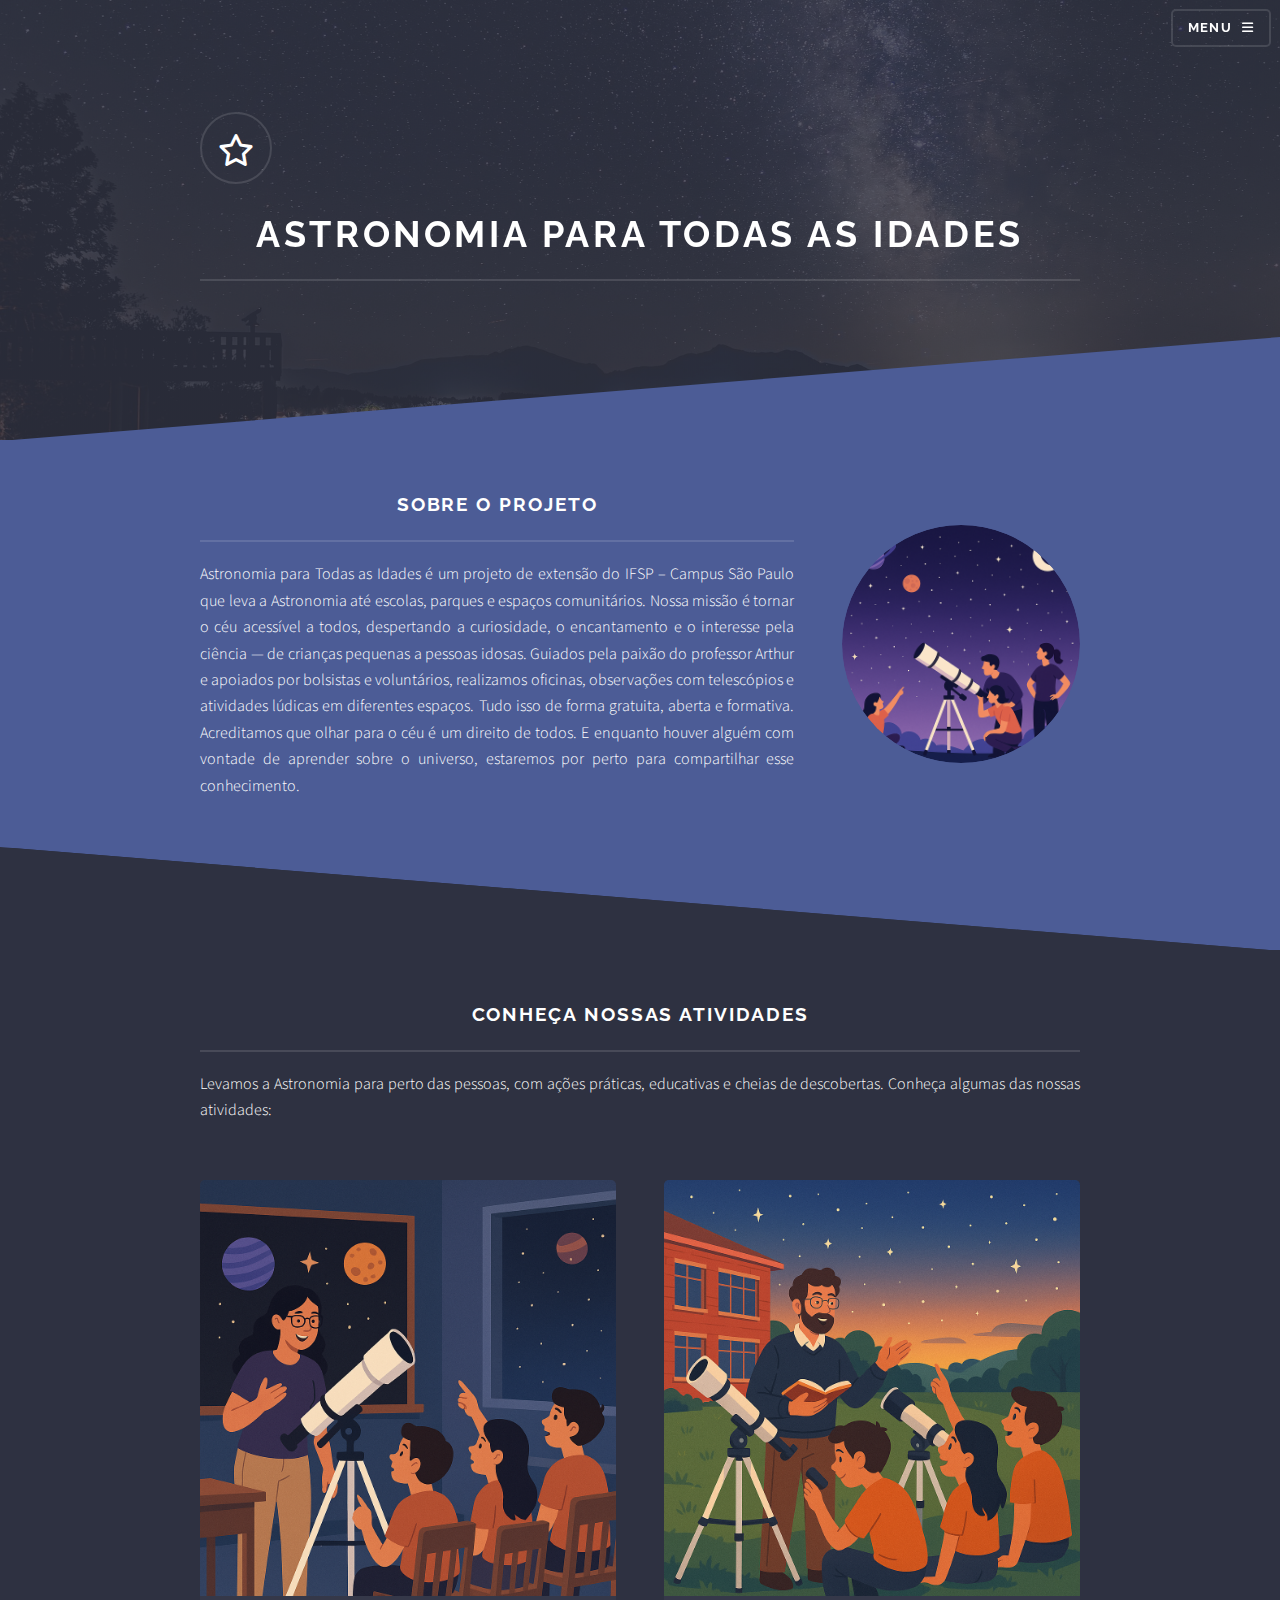
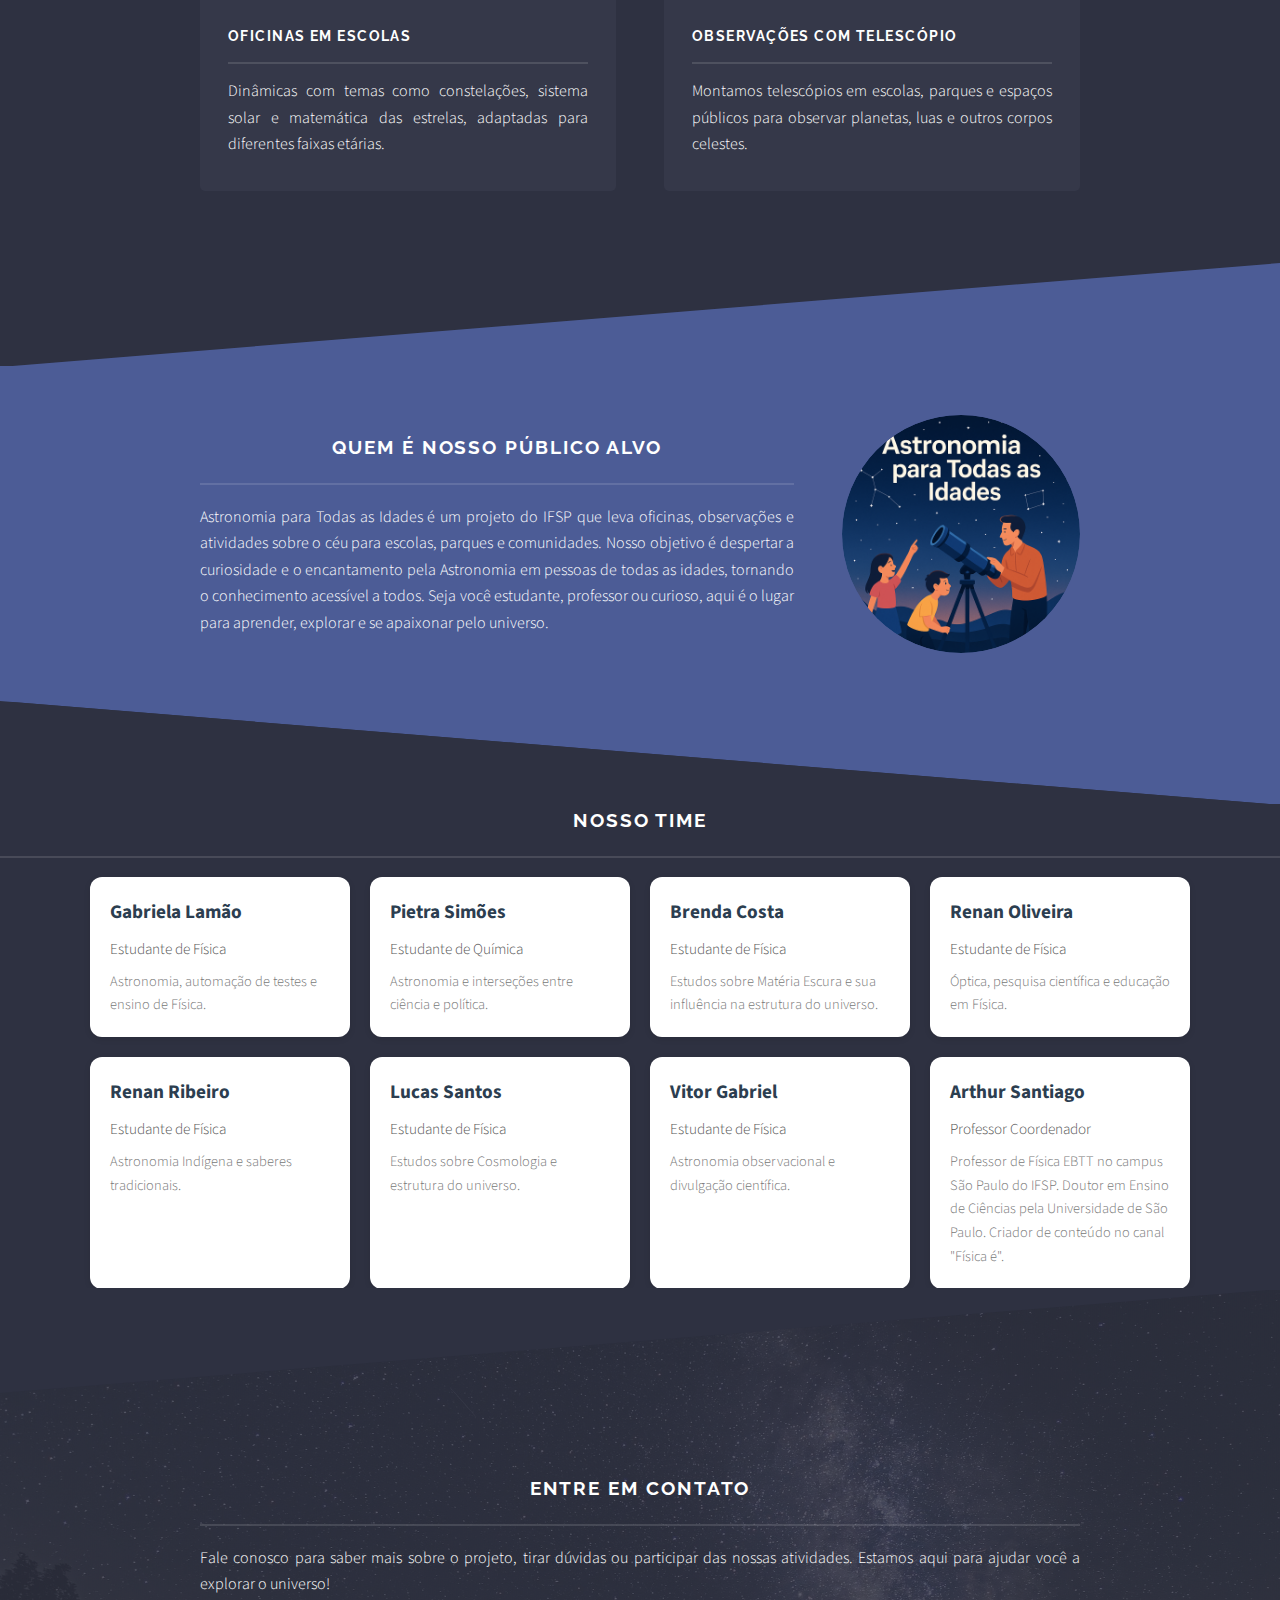
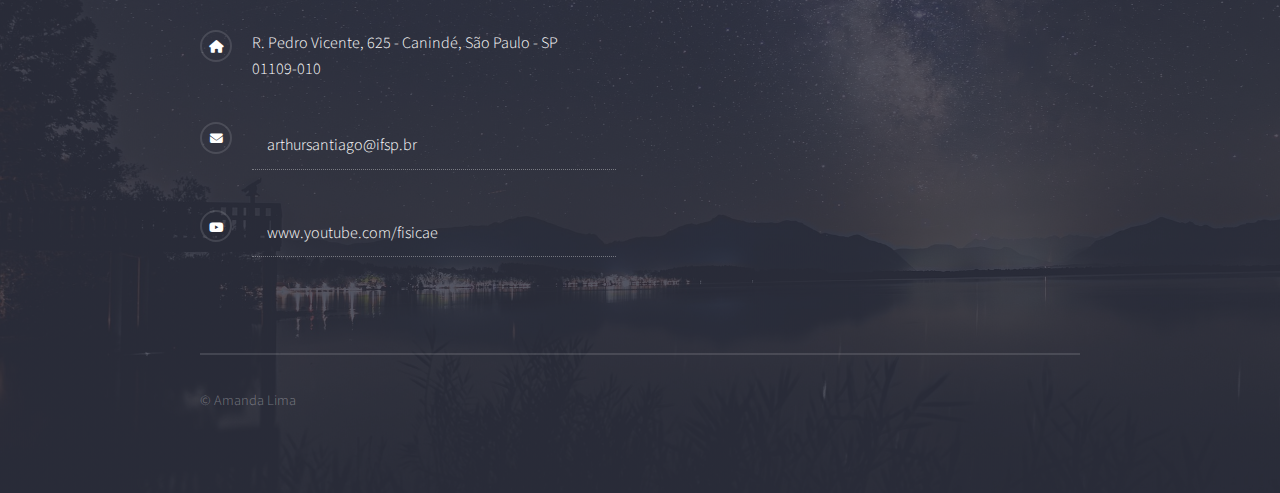
<file: index.html>
<!DOCTYPE HTML>
<html lang="pt-br">
<head>
  <title>Projeto Astronomia para todas as idades</title>
  <meta charset="utf-8" />
  <meta name="viewport" content="width=device-width, initial-scale=1, user-scalable=no" />
  <link rel="stylesheet" href="assets/css/main.css" />
  <link rel="stylesheet" href="https://cdnjs.cloudflare.com/ajax/libs/font-awesome/6.4.0/css/all.min.css" />
  <noscript><link rel="stylesheet" href="assets/css/noscript.css" /></noscript>
</head>

<body class="is-preload">

  <!-- Page Wrapper -->
  <div id="page-wrapper">

    <!-- Header -->
    <header id="header" class="alt">
      <h1><a href="index.html">Astronomia para todas as idades</a></h1>
      <nav>
        <a href="#menu">Menu</a>
      </nav>
    </header>

    <!-- Menu -->
    <nav id="menu">
      <div class="inner">
        <h2>Menu</h2>
        <ul class="links">
          <li><a href="index.html">Home</a></li>
          <li><a href="#wrapper">Sobre o Projeto</a></li>
          <li><a href="#four">Atividades</a></li>
          <li><a href="#public">Público Alvo</a></li>
          <li><a href="#time">Nosso Time</a></li>
          <li>
              <a href="#time">Conheça nosso conteúdo</a>
              <ul id="sub">
                <li><a href="./historia.html">A história da Astronomia</a></li>
                <li><a href="./indigena.html">Astronomia Indígena</a></li>
              </ul>
            </li>
            <li><a href="#footer">Contatos</a></li>
        </ul>
        <a href="#" class="close">Close</a>
      </div>
    </nav>

    <!-- Banner -->
    <section id="banner">
      <div class="inner">
        <div class="logo">
          <span class="icon fas fa-star"></span>
        </div>
        <h2>Astronomia para todas as idades</h2>
      </div>
    </section>

    <!-- Wrapper -->
    <section id="wrapper">

      <section id="one" class="wrapper spotlight style1">
        <div class="inner">
          <a href="#" class="image"><img src="images/pic01.png" alt="" /></a>
          <div class="content">
            <h2 class="major">Sobre o projeto</h2>
            <p>
              Astronomia para Todas as Idades é um projeto de extensão do IFSP – Campus São Paulo que leva a Astronomia até escolas, parques e espaços comunitários.
              Nossa missão é tornar o céu acessível a todos, despertando a curiosidade, o encantamento e o interesse pela ciência — de crianças pequenas a pessoas idosas.
              Guiados pela paixão do professor Arthur e apoiados por bolsistas e voluntários, realizamos oficinas, observações com telescópios e atividades lúdicas em diferentes espaços. Tudo isso de forma gratuita, aberta e formativa.
              Acreditamos que olhar para o céu é um direito de todos. E enquanto houver alguém com vontade de aprender sobre o universo, estaremos por perto para compartilhar esse conhecimento.
            </p>
          </div>
        </div>
      </section>

    
      <section id="four" class="wrapper alt style1">
        <div class="inner">
          <h2 class="major">Conheça nossas atividades</h2>
          <p>
            Levamos a Astronomia para perto das pessoas, com ações práticas, educativas e cheias de descobertas. Conheça algumas das nossas atividades:
          </p>
          <section class="features">
            <article>
              <a href="#" class="image"><img src="images/pic02.jpg" alt="" /></a>
              <h3 class="major">Oficinas em escolas</h3>
              <p>Dinâmicas com temas como constelações, sistema solar e matemática das estrelas, adaptadas para diferentes faixas etárias.</p>
            </article>
            <article>
              <a href="#" class="image"><img src="images/pic03.jpg" alt="" /></a>
              <h3 class="major">Observações com telescópio</h3>
              <p>Montamos telescópios em escolas, parques e espaços públicos para observar planetas, luas e outros corpos celestes.</p>
            </article>
          </section>
        </div>
      </section>

      <section id="public" class="wrapper spotlight style1">
        <div class="inner">
          <a href="#" class="image"><img src="images/pic01.jpg" alt="" /></a>
          <div class="content">
            <h2 class="major">Quem é nosso público Alvo</h2>
            <p>
              Astronomia para Todas as Idades é um projeto do IFSP que leva oficinas, observações e atividades sobre o céu para escolas, parques e comunidades. Nosso objetivo é despertar a curiosidade e o encantamento pela Astronomia em pessoas de todas as idades, tornando o conhecimento acessível a todos.
              Seja você estudante, professor ou curioso, aqui é o lugar para aprender, explorar e se apaixonar pelo universo.
            </p>
          </div>
        </div>
      </section>

      <!--Time-->
       <section id="time" class="wrapper alt style1">
              <h2 class="major">Nosso time</h2>
              <div class="grid">

                <div class="card">
                  <div class="nome">Gabriela Lamão</div>
                  <div class="funcao">Estudante de Física</div>
                  <div class="interesses">Astronomia, automação de testes e ensino de Física.</div>
                </div>

                <div class="card">
                  <div class="nome">Pietra Simões</div>
                  <div class="funcao">Estudante de Química</div>
                  <div class="interesses">Astronomia e interseções entre ciência e política.</div>
                </div>

                <div class="card">
                  <div class="nome">Brenda Costa</div>
                  <div class="funcao">Estudante de Física</div>
                  <div class="interesses">Estudos sobre Matéria Escura e sua influência na estrutura do universo.</div>
                </div>

                <div class="card">  
                  <div class="nome">Renan Oliveira</div>
                  <div class="funcao">Estudante de Física</div>
                  <div class="interesses">Óptica, pesquisa científica e educação em Física.</div>
                </div>

                <div class="card">
                  <div class="nome">Renan Ribeiro</div>
                  <div class="funcao">Estudante de Física</div>
                  <div class="interesses">Astronomia Indígena e saberes tradicionais.</div>
                </div>

                <div class="card">
                  <div class="nome">Lucas Santos</div>
                  <div class="funcao">Estudante de Física</div>
                  <div class="interesses">Estudos sobre Cosmologia e estrutura do universo.</div>
                </div>

                <div class="card">
                  <div class="nome">Vitor Gabriel</div>
                  <div class="funcao">Estudante de Física</div>
                  <div class="interesses">Astronomia observacional e divulgação científica.</div>
                </div>

                <div class="card">
                  <div class="nome">Arthur Santiago</div>
                  <div class="funcao">Professor Coordenador</div>
                  <div class="interesses">Professor de Física EBTT no campus São Paulo do IFSP. Doutor em Ensino de Ciências pela Universidade de São Paulo. Criador de conteúdo no canal "Física é".</div>
                </div>

              </div>
       </section>



    <!-- Footer -->
    <section id="footer">
      <div class="inner">
        <h2 class="major">Entre em contato</h2>
        <p>Fale conosco para saber mais sobre o projeto, tirar dúvidas ou participar das nossas atividades. Estamos aqui para ajudar você a explorar o universo!</p>
        <ul class="contact">
          <li class="icon solid fa-home">
            R. Pedro Vicente, 625 - Canindé, São Paulo - SP <br />01109-010
          </li>
          <li class="icon solid fa-envelope"><a href="#">arthursantiago@ifsp.br</a></li>
          <li class="icon brands fa-youtube"><a href="#">www.youtube.com/fisicae</a></li>
        </ul>
        <ul class="copyright">
          <li>&copy; Amanda Lima</li>
        </ul>
      </div>
    </section>

  </div>

  <!-- Scripts -->
  <script src="assets/js/jquery.min.js"></script>
  <script src="assets/js/jquery.scrollex.min.js"></script>
  <script src="assets/js/browser.min.js"></script>
  <script src="assets/js/breakpoints.min.js"></script>
  <script src="assets/js/util.js"></script>
  <script src="assets/js/main.js"></script>

</body>
</html>
</file>
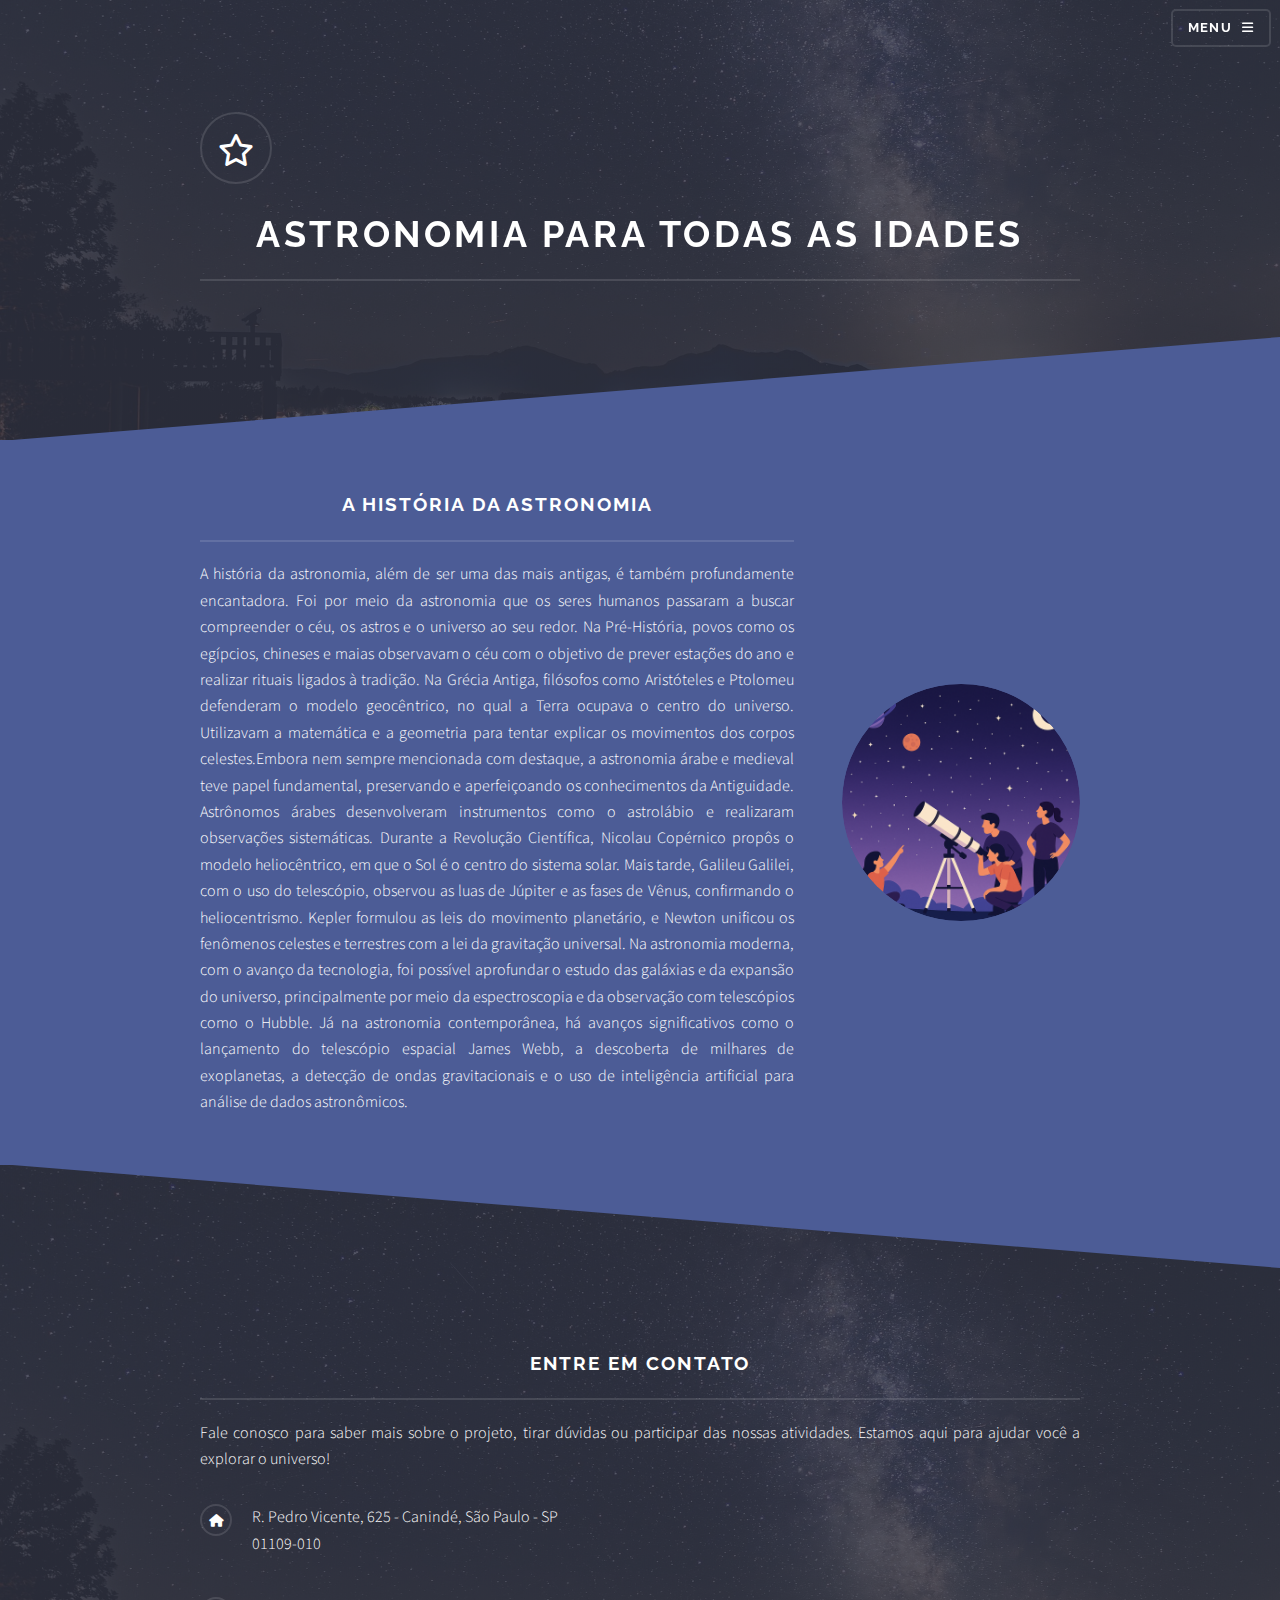
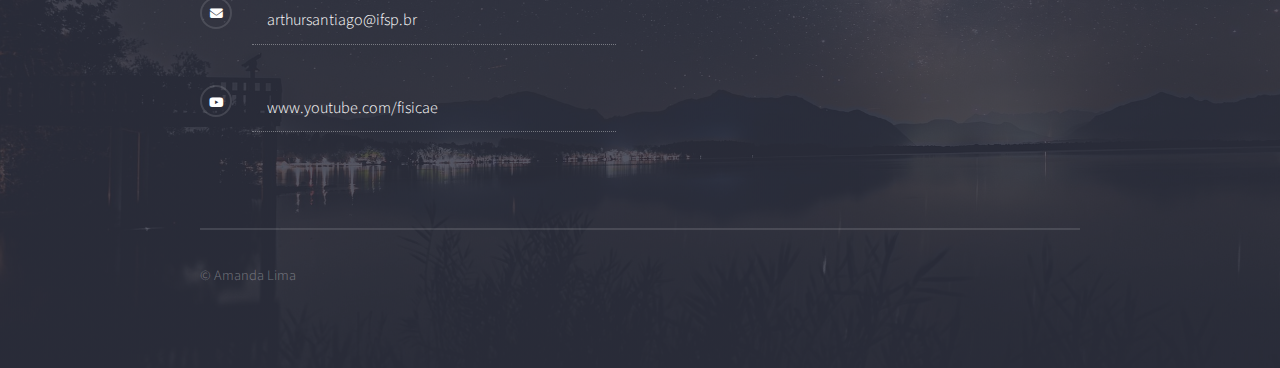
<file: historia.html>
<!DOCTYPE HTML>
<html lang="pt-br">
<head>
  <title>Projeto Astronomia para todas as idades</title>
  <meta charset="utf-8" />
  <meta name="viewport" content="width=device-width, initial-scale=1, user-scalable=no" />
  <link rel="stylesheet" href="assets/css/main.css" />
  <link rel="stylesheet" href="https://cdnjs.cloudflare.com/ajax/libs/font-awesome/6.4.0/css/all.min.css" />
  <noscript><link rel="stylesheet" href="assets/css/noscript.css" /></noscript>
</head>

<body class="is-preload">

  <!-- Page Wrapper -->
  <div id="page-wrapper">

    <!-- Header -->
    <header id="header" class="alt">
      <h1><a href="index.html">Astronomia para todas as idades</a></h1>
      <nav>
        <a href="#menu">Menu</a>
      </nav>
    </header>

    <!-- Menu -->
    <nav id="menu">
      <div class="inner">
        <h2>Menu</h2>
        <ul class="links">
          <li><a href="index.html">Home</a></li>
          <li><a href="#wrapper">Sobre o Projeto</a></li>
          <li><a href="#four">Atividades</a></li>
          <li><a href="#public">Público Alvo</a></li>
          <li><a href="#time">Nosso Time</a></li>
          <li>
              <a href="#time">Conheça nosso conteúdo</a>
              <ul>
                <li><a href="#fisica">A história da Astronomia</a></li>
              </ul>
            </li>
            <li><a href="#footer">Contato</a></li>
        </ul>
        <a href="#" class="close">Close</a>
      </div>
    </nav>

    <!-- Banner -->
    <section id="banner">
      <div class="inner">
        <div class="logo">
          <span class="icon fas fa-star"></span>
        </div>
        <h2>Astronomia para todas as idades</h2>
      </div>
    </section>

    <!-- Wrapper -->
    <section id="wrapper">

      <section id="one" class="wrapper spotlight style1">
        <div class="inner">
          <a href="#" class="image"><img src="images/pic01.png" alt="" /></a>
          <div class="content">
            <h2 class="major">A história da Astronomia</h2>
            <p>
            A história da astronomia, além de ser uma das mais antigas, é também profundamente encantadora. Foi por meio da astronomia que os seres humanos passaram a buscar compreender o céu, os astros e o universo ao seu redor.
            Na Pré-História, povos como os egípcios, chineses e maias observavam o céu com o objetivo de prever estações do ano e realizar rituais ligados à tradição.
            Na Grécia Antiga, filósofos como Aristóteles e Ptolomeu defenderam o modelo geocêntrico, no qual a Terra ocupava o centro do universo. Utilizavam a matemática e a geometria para tentar explicar os movimentos dos corpos celestes.Embora nem sempre mencionada com destaque, a astronomia árabe e medieval teve papel fundamental, preservando e aperfeiçoando os conhecimentos da Antiguidade. Astrônomos árabes desenvolveram instrumentos como o astrolábio e realizaram observações sistemáticas.
            Durante a Revolução Científica, Nicolau Copérnico propôs o modelo heliocêntrico, em que o Sol é o centro do sistema solar. Mais tarde, Galileu Galilei, com o uso do telescópio, observou as luas de Júpiter e as fases de Vênus, confirmando o heliocentrismo. Kepler formulou as leis do movimento planetário, e  Newton unificou os fenômenos celestes e terrestres com a lei da gravitação universal.
            Na astronomia moderna, com o avanço da tecnologia, foi possível aprofundar o estudo das galáxias e da expansão do universo, principalmente por meio da espectroscopia e da observação com telescópios como o Hubble.
            Já na astronomia contemporânea, há avanços significativos como o lançamento do telescópio espacial James Webb, a descoberta de milhares de exoplanetas, a detecção de ondas gravitacionais e o uso de inteligência artificial para análise de dados astronômicos.
            </p>
          </div>
        </div>
      </section>

    
    <!-- Footer -->
    <section id="footer">
      <div class="inner">
        <h2 class="major">Entre em contato</h2>
        <p>Fale conosco para saber mais sobre o projeto, tirar dúvidas ou participar das nossas atividades. Estamos aqui para ajudar você a explorar o universo!</p>
        <ul class="contact">
          <li class="icon solid fa-home">
            R. Pedro Vicente, 625 - Canindé, São Paulo - SP <br />01109-010
          </li>
          <li class="icon solid fa-envelope"><a href="#">arthursantiago@ifsp.br</a></li>
          <li class="icon brands fa-youtube"><a href="#">www.youtube.com/fisicae</a></li>
        </ul>
        <ul class="copyright">
          <li>&copy; Amanda Lima</li>
        </ul>
      </div>
    </section>

  </div>

  <!-- Scripts -->
  <script src="assets/js/jquery.min.js"></script>
  <script src="assets/js/jquery.scrollex.min.js"></script>
  <script src="assets/js/browser.min.js"></script>
  <script src="assets/js/breakpoints.min.js"></script>
  <script src="assets/js/util.js"></script>
  <script src="assets/js/main.js"></script>

</body>
</html>
</file>
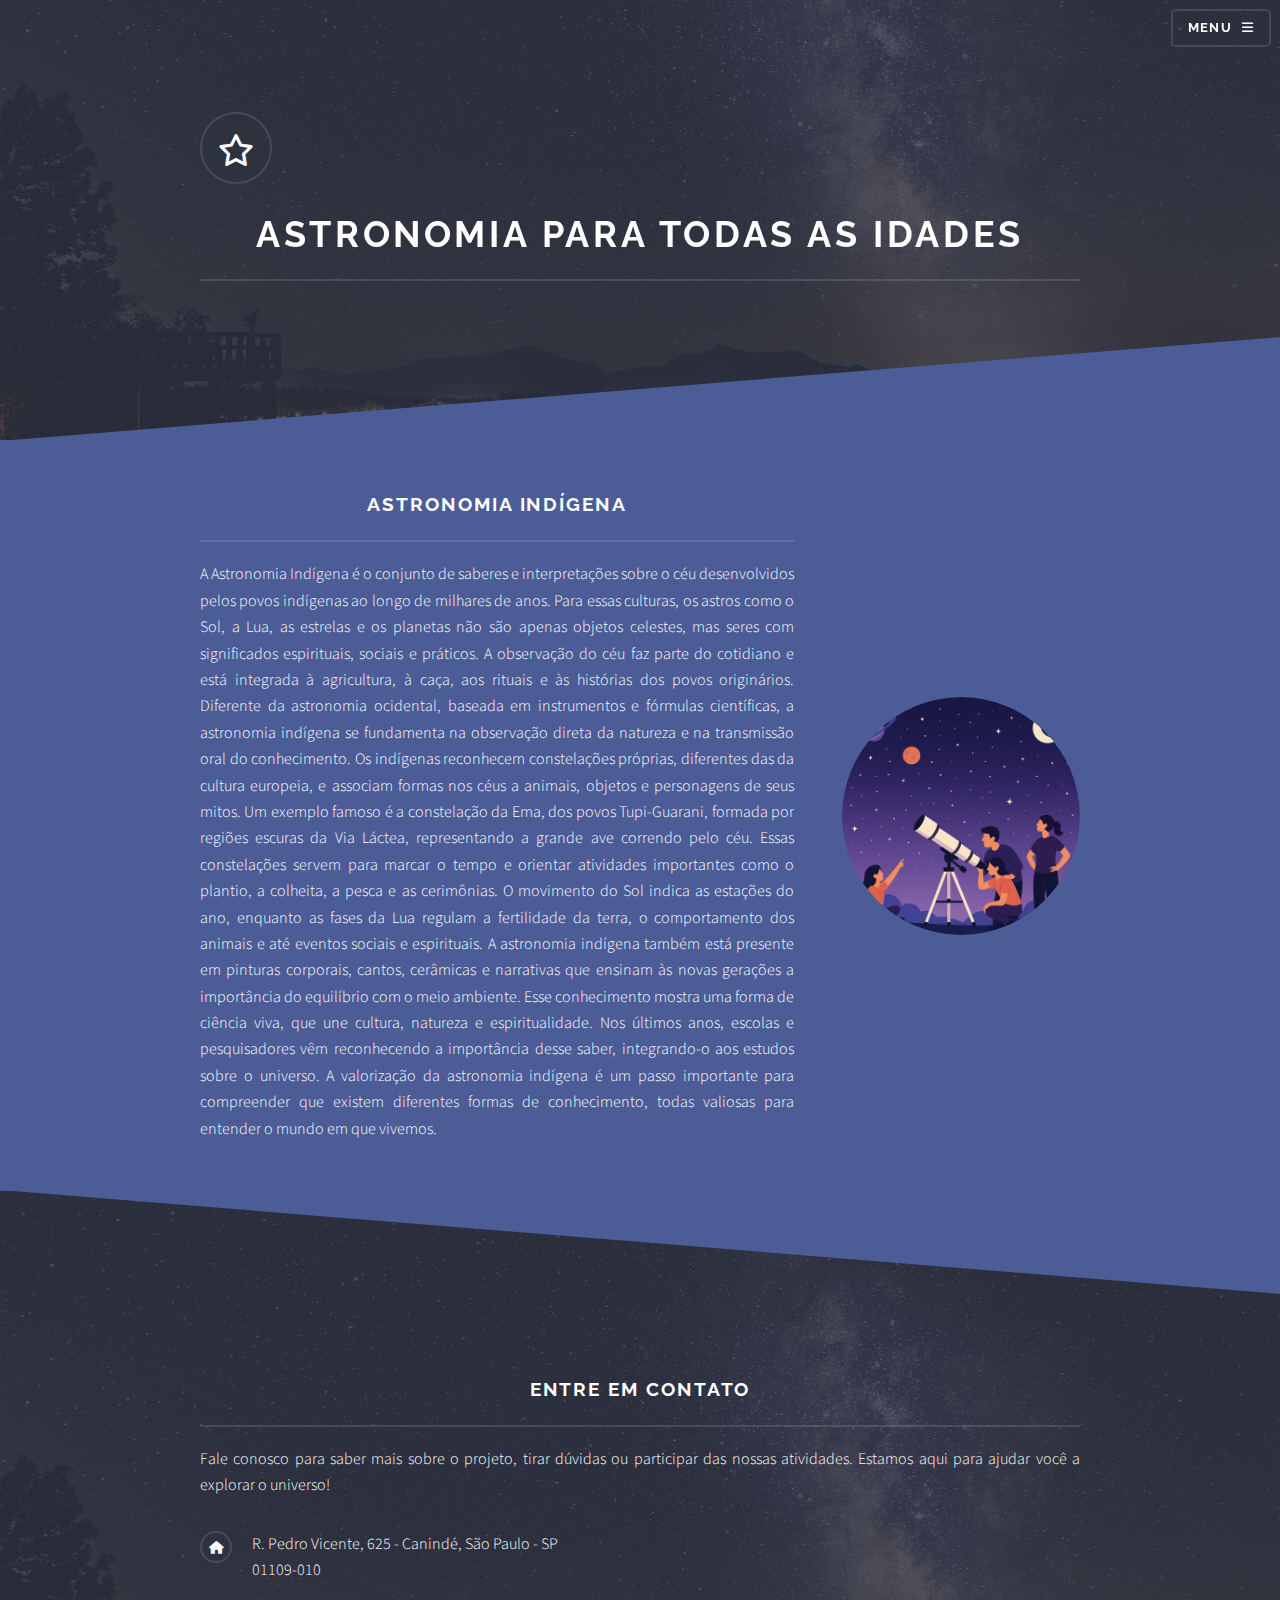
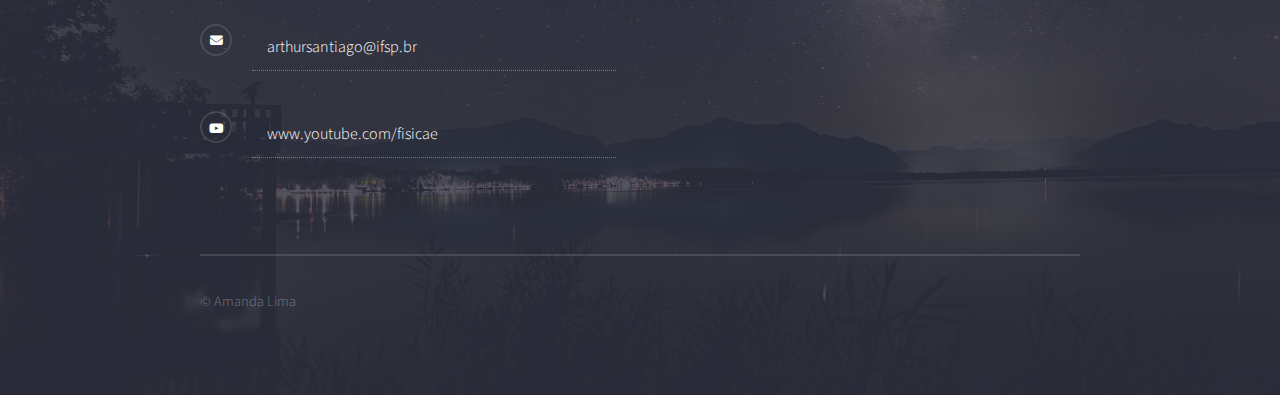
<file: indigena.html>
<!DOCTYPE HTML>
<html lang="pt-br">
<head>
  <title>Projeto Astronomia para todas as idades</title>
  <meta charset="utf-8" />
  <meta name="viewport" content="width=device-width, initial-scale=1, user-scalable=no" />
  <link rel="stylesheet" href="assets/css/main.css" />
  <link rel="stylesheet" href="https://cdnjs.cloudflare.com/ajax/libs/font-awesome/6.4.0/css/all.min.css" />
  <noscript><link rel="stylesheet" href="assets/css/noscript.css" /></noscript>
</head>

<body class="is-preload">

  <!-- Page Wrapper -->
  <div id="page-wrapper">

    <!-- Header -->
    <header id="header" class="alt">
      <h1><a href="index.html">Astronomia para todas as idades</a></h1>
      <nav>
        <a href="#menu">Menu</a>
      </nav>
    </header>

    <!-- Menu -->
    <nav id="menu">
      <div class="inner">
        <h2>Menu</h2>
        <ul class="links">
          <li><a href="index.html">Home</a></li>
          <li><a href="#wrapper">Sobre o Projeto</a></li>
          <li><a href="#four">Atividades</a></li>
          <li><a href="#public">Público Alvo</a></li>
          <li><a href="#time">Nosso Time</a></li>
          <li>
              <a href="#time">Conheça nosso conteúdo</a>
              <ul>
                <li><a href="./historia.html">A história da Astronomia</a></li>
                 <li><a href="./indigena.html">Astronomia Indígena</a></li>
              </ul>
            </li>
            <li><a href="#footer">Contato</a></li>
        </ul>
        <a href="#" class="close">Close</a>
      </div>
    </nav>

    <!-- Banner -->
    <section id="banner">
      <div class="inner">
        <div class="logo">
          <span class="icon fas fa-star"></span>
        </div>
        <h2>Astronomia para todas as idades</h2>
      </div>
    </section>

    <!-- Wrapper -->
    <section id="wrapper">

      <section id="one" class="wrapper spotlight style1">
        <div class="inner">
          <a href="#" class="image"><img src="images/pic01.png" alt="" /></a>
          <div class="content">
            <h2 class="major">Astronomia Indígena</h2>
            <p>
                A Astronomia Indígena é o conjunto de saberes e interpretações sobre o céu desenvolvidos pelos povos indígenas ao longo de milhares de anos. Para essas culturas, os astros como o Sol, a Lua, as estrelas e os planetas não são apenas objetos celestes, mas seres com significados espirituais, sociais e práticos. A observação do céu faz parte do cotidiano e está integrada à agricultura, à caça, aos rituais e às histórias dos povos originários.
                Diferente da astronomia ocidental, baseada em instrumentos e fórmulas científicas, a astronomia indígena se fundamenta na observação direta da natureza e na transmissão oral do conhecimento. Os indígenas reconhecem constelações próprias, diferentes das da cultura europeia, e associam formas nos céus a animais, objetos e personagens de seus mitos. Um exemplo famoso é a constelação da Ema, dos povos Tupi-Guarani, formada por regiões escuras da Via Láctea, representando a grande ave correndo pelo céu.
                Essas constelações servem para marcar o tempo e orientar atividades importantes como o plantio, a colheita, a pesca e as cerimônias. O movimento do Sol indica as estações do ano, enquanto as fases da Lua regulam a fertilidade da terra, o comportamento dos animais e até eventos sociais e espirituais.
                A astronomia indígena também está presente em pinturas corporais, cantos, cerâmicas e narrativas que ensinam às novas gerações a importância do equilíbrio com o meio ambiente. Esse conhecimento mostra uma forma de ciência viva, que une cultura, natureza e espiritualidade.
                Nos últimos anos, escolas e pesquisadores vêm reconhecendo a importância desse saber, integrando-o aos estudos sobre o universo. A valorização da astronomia indígena é um passo importante para compreender que existem diferentes formas de conhecimento, todas valiosas para entender o mundo em que vivemos.
            </p>
          </div>
        </div>
      </section>

    
    <!-- Footer -->
    <section id="footer">
      <div class="inner">
        <h2 class="major">Entre em contato</h2>
        <p>Fale conosco para saber mais sobre o projeto, tirar dúvidas ou participar das nossas atividades. Estamos aqui para ajudar você a explorar o universo!</p>
        <ul class="contact">
          <li class="icon solid fa-home">
            R. Pedro Vicente, 625 - Canindé, São Paulo - SP <br />01109-010
          </li>
          <li class="icon solid fa-envelope"><a href="#">arthursantiago@ifsp.br</a></li>
          <li class="icon brands fa-youtube"><a href="#">www.youtube.com/fisicae</a></li>
        </ul>
        <ul class="copyright">
          <li>&copy; Amanda Lima</li>
        </ul>
      </div>
    </section>

  </div>

  <!-- Scripts -->
  <script src="assets/js/jquery.min.js"></script>
  <script src="assets/js/jquery.scrollex.min.js"></script>
  <script src="assets/js/browser.min.js"></script>
  <script src="assets/js/breakpoints.min.js"></script>
  <script src="assets/js/util.js"></script>
  <script src="assets/js/main.js"></script>

</body>
</html>
</file>
<file: assets/css/noscript.css>
/*
	Solid State by HTML5 UP
	html5up.net | @ajlkn
	Free for personal and commercial use under the CCA 3.0 license (html5up.net/license)
*/

/* Banner */

	body.is-preload #banner .logo {
		-moz-transform: none;
		-webkit-transform: none;
		-ms-transform: none;
		transform: none;
		opacity: 1;
	}

	body.is-preload #banner h2 {
		opacity: 1;
		-moz-transform: none;
		-webkit-transform: none;
		-ms-transform: none;
		transform: none;
		-moz-filter: none;
		-webkit-filter: none;
		-ms-filter: none;
		filter: none;
	}

	body.is-preload #banner p {
		opacity: 01;
		-moz-transform: none;
		-webkit-transform: none;
		-ms-transform: none;
		transform: none;
		-moz-filter: none;
		-webkit-filter: none;
		-ms-filter: none;
		filter: none;
	}
</file>
<file: assets/css/main.css>
@import url(fontawesome-all.min.css);
@import url("https://fonts.googleapis.com/css?family=Raleway:200,700|Source+Sans+Pro:300,600,300italic,600italic");

/*
	Solid State by HTML5 UP
	html5up.net | @ajlkn
	Free for personal and commercial use under the CCA 3.0 license (html5up.net/license)
*/

html, body, div, span, applet, object,
iframe, h1, h2, h3, h4, h5, h6, p, blockquote,
pre, a, abbr, acronym, address, big, cite,
code, del, dfn, em, img, ins, kbd, q, s, samp,
small, strike, strong, sub, sup, tt, var, b,
u, i, center, dl, dt, dd, ol, ul, li, fieldset,
form, label, legend, table, caption, tbody,
tfoot, thead, tr, th, td, article, aside,
canvas, details, embed, figure, figcaption,
footer, header, hgroup, menu, nav, output, ruby,
section, summary, time, mark, audio, video {
	margin: 0;
	padding: 0;
	border: 0;
	font-size: 100%;
	font: inherit;
	vertical-align: baseline;}

article, aside, details, figcaption, figure,
footer, header, hgroup, menu, nav, section {
	display: block;}

body {
	line-height: 1;
}

p{
	text-align: justify;
}

ol, ul {
	list-style: none;
}

blockquote, q {
	quotes: none;
}

	blockquote:before, blockquote:after, q:before, q:after {
		content: '';
		content: none;
	}

table {
	border-collapse: collapse;
	border-spacing: 0;
}

body {
	-webkit-text-size-adjust: none;
}

mark {
	background-color: transparent;
	color: inherit;
}

input::-moz-focus-inner {
	border: 0;
	padding: 0;
}

input, select, textarea {
	-moz-appearance: none;
	-webkit-appearance: none;
	-ms-appearance: none;
	appearance: none;
}

/*Meu Código*/
  h2 {
      text-align: center;
      color: #333;
      margin-bottom: 30px;
    }

	.grid {
	display: grid;
	grid-template-columns: repeat(4, 1fr); /* 4 colunas fixas */
	gap: 20px;
	max-width: 1100px;
	margin: 0 auto;
	justify-content: center;
	}

    .card {
      background-color: #fff;
      border-radius: 12px;
      padding: 20px;
      box-shadow: 0 2px 6px rgba(0,0,0,0.1);
      transition: transform 0.2s ease;
    }

    .card:hover {
      transform: scale(1.02);
    }

    .nome {
      font-size: 1.2em;
      font-weight: bold;
      color: #2c3e50;
    }

    .funcao {
      font-size: 0.95em;
      color: #555;
      margin: 8px 0;
    }

    .interesses {
      font-size: 0.9em;
      color: #777;
    }

 ul {
    list-style: none;
    padding: 0;
    margin: 0;
  }

  li {
    position: relative;
  }

  li a {
    display: block;
    padding: 10px 15px;
    text-decoration: none;
    color: white;
  }

  li a:hover {
    background-color: #444;
  }


  li ul {
    list-style: none;  /* Remove bolinhas do submenu também */
    display: none;
    position: absolute;
    top: 100%;
    left: 0;
    background-color: #444;
    min-width: 180px;
    z-index: 1000;
  }
li:hover > ul {
    display: block;
  }

  li ul li a {
    background-color: #444;
  }

  li ul li a:hover {
    background-color: #444;
  }

/* Basic */

	@-ms-viewport {
		width: device-width;
	}

	body {
		-ms-overflow-style: scrollbar;
	}

	@media screen and (max-width: 480px) {

		html, body {
			min-width: 320px;
		}

	}

	html {
		box-sizing: border-box;
	}

	*, *:before, *:after {
		box-sizing: inherit;
	}

	body {
		background-color: #2e3141;
		background-image: linear-gradient(to top, rgba(46, 49, 65, 0.8), rgba(46, 49, 65, 0.8)), url("../../images/bg.jpg");
		background-size: auto,
 cover;
		background-attachment: fixed,
 fixed;
		background-position: center,
 center;
	}

		body.is-preload *, body.is-preload *:before, body.is-preload *:after {
			-moz-animation: none !important;
			-webkit-animation: none !important;
			-ms-animation: none !important;
			animation: none !important;
			-moz-transition: none !important;
			-webkit-transition: none !important;
			-ms-transition: none !important;
			transition: none !important;
		}

/* Type */

	body, input, select, textarea {
		color: #ffffff;
		font-family: "Source Sans Pro", Helvetica, sans-serif;
		font-size: 16.5pt;
		font-weight: 300;
		line-height: 1.65;
	}

		@media screen and (max-width: 1680px) {

			body, input, select, textarea {
				font-size: 13pt;
			}

		}

		@media screen and (max-width: 1280px) {

			body, input, select, textarea {
				font-size: 12pt;
			}

		}

		@media screen and (max-width: 980px) {

			body, input, select, textarea {
				font-size: 12pt;
			}

		}

		@media screen and (max-width: 736px) {

			body, input, select, textarea {
				font-size: 12pt;
			}

		}

		@media screen and (max-width: 480px) {

			body, input, select, textarea {
				font-size: 12pt;
			}

		}

	a {
		-moz-transition: color 0.2s ease-in-out, border-bottom-color 0.2s ease-in-out;
		-webkit-transition: color 0.2s ease-in-out, border-bottom-color 0.2s ease-in-out;
		-ms-transition: color 0.2s ease-in-out, border-bottom-color 0.2s ease-in-out;
		transition: color 0.2s ease-in-out, border-bottom-color 0.2s ease-in-out;
		border-bottom: dotted 1px rgba(255, 255, 255, 0.35);
		color: #ffffff;
		text-decoration: none;
	}

		a:hover {
			border-bottom-color: transparent;
			color: #ffffff !important;
		}

		a.special:not(.button) {
			text-decoration: none;
			border-bottom: 0;
			display: block;
			font-family: Raleway, Helvetica, sans-serif;
			font-size: 0.8em;
			font-weight: 700;
			letter-spacing: 0.1em;
			margin: 0 0 2em 0;
			text-transform: uppercase;
		}

			a.special:not(.button):before {
				-moz-osx-font-smoothing: grayscale;
				-webkit-font-smoothing: antialiased;
				display: inline-block;
				font-style: normal;
				font-variant: normal;
				text-rendering: auto;
				line-height: 1;
				text-transform: none !important;
				font-family: 'Font Awesome 5 Free';
				font-weight: 900;
			}

			a.special:not(.button):before {
				-moz-transition: background-color 0.2s ease-in-out;
				-webkit-transition: background-color 0.2s ease-in-out;
				-ms-transition: background-color 0.2s ease-in-out;
				transition: background-color 0.2s ease-in-out;
				border-radius: 100%;
				border: solid 2px rgba(255, 255, 255, 0.125);
				content: '\f105';
				display: inline-block;
				font-size: 1.25em;
				height: 2em;
				line-height: 1.75em;
				margin-right: 0.85em;
				text-align: center;
				text-indent: 0.15em;
				vertical-align: middle;
				width: 2em;
			}

			a.special:not(.button):hover:before {
				background-color: rgba(255, 255, 255, 0.025);
			}

			a.special:not(.button):active:before {
				background-color: rgba(255, 255, 255, 0.075);
			}

	strong, b {
		color: #ffffff;
		font-weight: 600;
	}

	em, i {
		font-style: italic;
	}

	p {
		margin: 0 0 2em 0;
	}

	h1, h2, h3, h4, h5, h6 {
		color: #ffffff;
		font-family: Raleway, Helvetica, sans-serif;
		font-weight: 700;
		letter-spacing: 0.1em;
		margin: 0 0 1em 0;
		text-transform: uppercase;
	}

		h1 a, h2 a, h3 a, h4 a, h5 a, h6 a {
			color: inherit;
			text-decoration: none;
			border-bottom: 0;
		}

		h1 span, h2 span, h3 span, h4 span, h5 span, h6 span {
			font-weight: 200;
		}

		h1.major, h2.major, h3.major, h4.major, h5.major, h6.major {
			padding-bottom: 1em;
			border-bottom: solid 2px rgba(255, 255, 255, 0.125);
		}

	h2 {
		font-size: 1.2em;
	}

	h3 {
		font-size: 0.9em;
	}

	h4 {
		font-size: 0.7em;
	}

	h5 {
		font-size: 0.7em;
	}

	h6 {
		font-size: 0.7em;
	}

	@media screen and (max-width: 736px) {

		h2 {
			font-size: 1em;
		}

		h3 {
			font-size: 0.8em;
		}

	}

	sub {
		font-size: 0.8em;
		position: relative;
		top: 0.5em;
	}

	sup {
		font-size: 0.8em;
		position: relative;
		top: -0.5em;
	}

	blockquote {
		border-left: solid 4px rgba(255, 255, 255, 0.125);
		font-style: italic;
		margin: 0 0 2em 0;
		padding: 0.5em 0 0.5em 2em;
	}

	code {
		background: rgba(255, 255, 255, 0.025);
		border-radius: 5px;
		border: solid 2px rgba(255, 255, 255, 0.125);
		font-family: "Courier New", monospace;
		font-size: 0.9em;
		margin: 0 0.25em;
		padding: 0.25em 0.65em;
	}

	pre {
		-webkit-overflow-scrolling: touch;
		font-family: "Courier New", monospace;
		font-size: 0.9em;
		margin: 0 0 2em 0;
	}

		pre code {
			display: block;
			line-height: 1.75em;
			padding: 1em 1.5em;
			overflow-x: auto;
		}

	hr {
		border: 0;
		border-bottom: solid 2px rgba(255, 255, 255, 0.125);
		margin: 2.5em 0;
	}

		hr.major {
			margin: 4em 0;
		}

	.align-left {
		text-align: left;
	}

	.align-center {
		text-align: center;
	}

	.align-right {
		text-align: right;
	}

/* Row */

	.row {
		display: flex;
		flex-wrap: wrap;
		box-sizing: border-box;
		align-items: stretch;
	}

		.row > * {
			box-sizing: border-box;
		}

		.row.gtr-uniform > * > :last-child {
			margin-bottom: 0;
		}

		.row.aln-left {
			justify-content: flex-start;
		}

		.row.aln-center {
			justify-content: center;
		}

		.row.aln-right {
			justify-content: flex-end;
		}

		.row.aln-top {
			align-items: flex-start;
		}

		.row.aln-middle {
			align-items: center;
		}

		.row.aln-bottom {
			align-items: flex-end;
		}

		.row > .imp {
			order: -1;
		}

		.row > .col-1 {
			width: 8.33333%;
		}

		.row > .off-1 {
			margin-left: 8.33333%;
		}

		.row > .col-2 {
			width: 16.66667%;
		}

		.row > .off-2 {
			margin-left: 16.66667%;
		}

		.row > .col-3 {
			width: 25%;
		}

		.row > .off-3 {
			margin-left: 25%;
		}

		.row > .col-4 {
			width: 33.33333%;
		}

		.row > .off-4 {
			margin-left: 33.33333%;
		}

		.row > .col-5 {
			width: 41.66667%;
		}

		.row > .off-5 {
			margin-left: 41.66667%;
		}

		.row > .col-6 {
			width: 50%;
		}

		.row > .off-6 {
			margin-left: 50%;
		}

		.row > .col-7 {
			width: 58.33333%;
		}

		.row > .off-7 {
			margin-left: 58.33333%;
		}

		.row > .col-8 {
			width: 66.66667%;
		}

		.row > .off-8 {
			margin-left: 66.66667%;
		}

		.row > .col-9 {
			width: 75%;
		}

		.row > .off-9 {
			margin-left: 75%;
		}

		.row > .col-10 {
			width: 83.33333%;
		}

		.row > .off-10 {
			margin-left: 83.33333%;
		}

		.row > .col-11 {
			width: 91.66667%;
		}

		.row > .off-11 {
			margin-left: 91.66667%;
		}

		.row > .col-12 {
			width: 100%;
		}

		.row > .off-12 {
			margin-left: 100%;
		}

		.row.gtr-0 {
			margin-top: 0;
			margin-left: 0em;
		}

			.row.gtr-0 > * {
				padding: 0 0 0 0em;
			}

			.row.gtr-0.gtr-uniform {
				margin-top: 0em;
			}

				.row.gtr-0.gtr-uniform > * {
					padding-top: 0em;
				}

		.row.gtr-25 {
			margin-top: 0;
			margin-left: -0.4375em;
		}

			.row.gtr-25 > * {
				padding: 0 0 0 0.4375em;
			}

			.row.gtr-25.gtr-uniform {
				margin-top: -0.4375em;
			}

				.row.gtr-25.gtr-uniform > * {
					padding-top: 0.4375em;
				}

		.row.gtr-50 {
			margin-top: 0;
			margin-left: -0.875em;
		}

			.row.gtr-50 > * {
				padding: 0 0 0 0.875em;
			}

			.row.gtr-50.gtr-uniform {
				margin-top: -0.875em;
			}

				.row.gtr-50.gtr-uniform > * {
					padding-top: 0.875em;
				}

		.row {
			margin-top: 0;
			margin-left: -1.75em;
		}

			.row > * {
				padding: 0 0 0 1.75em;
			}

			.row.gtr-uniform {
				margin-top: -1.75em;
			}

				.row.gtr-uniform > * {
					padding-top: 1.75em;
				}

		.row.gtr-150 {
			margin-top: 0;
			margin-left: -2.625em;
		}

			.row.gtr-150 > * {
				padding: 0 0 0 2.625em;
			}

			.row.gtr-150.gtr-uniform {
				margin-top: -2.625em;
			}

				.row.gtr-150.gtr-uniform > * {
					padding-top: 2.625em;
				}

		.row.gtr-200 {
			margin-top: 0;
			margin-left: -3.5em;
		}

			.row.gtr-200 > * {
				padding: 0 0 0 3.5em;
			}

			.row.gtr-200.gtr-uniform {
				margin-top: -3.5em;
			}

				.row.gtr-200.gtr-uniform > * {
					padding-top: 3.5em;
				}

		@media screen and (max-width: 1680px) {

			.row {
				display: flex;
				flex-wrap: wrap;
				box-sizing: border-box;
				align-items: stretch;
			}

				.row > * {
					box-sizing: border-box;
				}

				.row.gtr-uniform > * > :last-child {
					margin-bottom: 0;
				}

				.row.aln-left {
					justify-content: flex-start;
				}

				.row.aln-center {
					justify-content: center;
				}

				.row.aln-right {
					justify-content: flex-end;
				}

				.row.aln-top {
					align-items: flex-start;
				}

				.row.aln-middle {
					align-items: center;
				}

				.row.aln-bottom {
					align-items: flex-end;
				}

				.row > .imp-xlarge {
					order: -1;
				}

				.row > .col-1-xlarge {
					width: 8.33333%;
				}

				.row > .off-1-xlarge {
					margin-left: 8.33333%;
				}

				.row > .col-2-xlarge {
					width: 16.66667%;
				}

				.row > .off-2-xlarge {
					margin-left: 16.66667%;
				}

				.row > .col-3-xlarge {
					width: 25%;
				}

				.row > .off-3-xlarge {
					margin-left: 25%;
				}

				.row > .col-4-xlarge {
					width: 33.33333%;
				}

				.row > .off-4-xlarge {
					margin-left: 33.33333%;
				}

				.row > .col-5-xlarge {
					width: 41.66667%;
				}

				.row > .off-5-xlarge {
					margin-left: 41.66667%;
				}

				.row > .col-6-xlarge {
					width: 50%;
				}

				.row > .off-6-xlarge {
					margin-left: 50%;
				}

				.row > .col-7-xlarge {
					width: 58.33333%;
				}

				.row > .off-7-xlarge {
					margin-left: 58.33333%;
				}

				.row > .col-8-xlarge {
					width: 66.66667%;
				}

				.row > .off-8-xlarge {
					margin-left: 66.66667%;
				}

				.row > .col-9-xlarge {
					width: 75%;
				}

				.row > .off-9-xlarge {
					margin-left: 75%;
				}

				.row > .col-10-xlarge {
					width: 83.33333%;
				}

				.row > .off-10-xlarge {
					margin-left: 83.33333%;
				}

				.row > .col-11-xlarge {
					width: 91.66667%;
				}

				.row > .off-11-xlarge {
					margin-left: 91.66667%;
				}

				.row > .col-12-xlarge {
					width: 100%;
				}

				.row > .off-12-xlarge {
					margin-left: 100%;
				}

				.row.gtr-0 {
					margin-top: 0;
					margin-left: 0em;
				}

					.row.gtr-0 > * {
						padding: 0 0 0 0em;
					}

					.row.gtr-0.gtr-uniform {
						margin-top: 0em;
					}

						.row.gtr-0.gtr-uniform > * {
							padding-top: 0em;
						}

				.row.gtr-25 {
					margin-top: 0;
					margin-left: -0.4375em;
				}

					.row.gtr-25 > * {
						padding: 0 0 0 0.4375em;
					}

					.row.gtr-25.gtr-uniform {
						margin-top: -0.4375em;
					}

						.row.gtr-25.gtr-uniform > * {
							padding-top: 0.4375em;
						}

				.row.gtr-50 {
					margin-top: 0;
					margin-left: -0.875em;
				}

					.row.gtr-50 > * {
						padding: 0 0 0 0.875em;
					}

					.row.gtr-50.gtr-uniform {
						margin-top: -0.875em;
					}

						.row.gtr-50.gtr-uniform > * {
							padding-top: 0.875em;
						}

				.row {
					margin-top: 0;
					margin-left: -1.75em;
				}

					.row > * {
						padding: 0 0 0 1.75em;
					}

					.row.gtr-uniform {
						margin-top: -1.75em;
					}

						.row.gtr-uniform > * {
							padding-top: 1.75em;
						}

				.row.gtr-150 {
					margin-top: 0;
					margin-left: -2.625em;
				}

					.row.gtr-150 > * {
						padding: 0 0 0 2.625em;
					}

					.row.gtr-150.gtr-uniform {
						margin-top: -2.625em;
					}

						.row.gtr-150.gtr-uniform > * {
							padding-top: 2.625em;
						}

				.row.gtr-200 {
					margin-top: 0;
					margin-left: -3.5em;
				}

					.row.gtr-200 > * {
						padding: 0 0 0 3.5em;
					}

					.row.gtr-200.gtr-uniform {
						margin-top: -3.5em;
					}

						.row.gtr-200.gtr-uniform > * {
							padding-top: 3.5em;
						}

		}

		@media screen and (max-width: 1280px) {

			.row {
				display: flex;
				flex-wrap: wrap;
				box-sizing: border-box;
				align-items: stretch;
			}

				.row > * {
					box-sizing: border-box;
				}

				.row.gtr-uniform > * > :last-child {
					margin-bottom: 0;
				}

				.row.aln-left {
					justify-content: flex-start;
				}

				.row.aln-center {
					justify-content: center;
				}

				.row.aln-right {
					justify-content: flex-end;
				}

				.row.aln-top {
					align-items: flex-start;
				}

				.row.aln-middle {
					align-items: center;
				}

				.row.aln-bottom {
					align-items: flex-end;
				}

				.row > .imp-large {
					order: -1;
				}

				.row > .col-1-large {
					width: 8.33333%;
				}

				.row > .off-1-large {
					margin-left: 8.33333%;
				}

				.row > .col-2-large {
					width: 16.66667%;
				}

				.row > .off-2-large {
					margin-left: 16.66667%;
				}

				.row > .col-3-large {
					width: 25%;
				}

				.row > .off-3-large {
					margin-left: 25%;
				}

				.row > .col-4-large {
					width: 33.33333%;
				}

				.row > .off-4-large {
					margin-left: 33.33333%;
				}

				.row > .col-5-large {
					width: 41.66667%;
				}

				.row > .off-5-large {
					margin-left: 41.66667%;
				}

				.row > .col-6-large {
					width: 50%;
				}

				.row > .off-6-large {
					margin-left: 50%;
				}

				.row > .col-7-large {
					width: 58.33333%;
				}

				.row > .off-7-large {
					margin-left: 58.33333%;
				}

				.row > .col-8-large {
					width: 66.66667%;
				}

				.row > .off-8-large {
					margin-left: 66.66667%;
				}

				.row > .col-9-large {
					width: 75%;
				}

				.row > .off-9-large {
					margin-left: 75%;
				}

				.row > .col-10-large {
					width: 83.33333%;
				}

				.row > .off-10-large {
					margin-left: 83.33333%;
				}

				.row > .col-11-large {
					width: 91.66667%;
				}

				.row > .off-11-large {
					margin-left: 91.66667%;
				}

				.row > .col-12-large {
					width: 100%;
				}

				.row > .off-12-large {
					margin-left: 100%;
				}

				.row.gtr-0 {
					margin-top: 0;
					margin-left: 0em;
				}

					.row.gtr-0 > * {
						padding: 0 0 0 0em;
					}

					.row.gtr-0.gtr-uniform {
						margin-top: 0em;
					}

						.row.gtr-0.gtr-uniform > * {
							padding-top: 0em;
						}

				.row.gtr-25 {
					margin-top: 0;
					margin-left: -0.4375em;
				}

					.row.gtr-25 > * {
						padding: 0 0 0 0.4375em;
					}

					.row.gtr-25.gtr-uniform {
						margin-top: -0.4375em;
					}

						.row.gtr-25.gtr-uniform > * {
							padding-top: 0.4375em;
						}

				.row.gtr-50 {
					margin-top: 0;
					margin-left: -0.875em;
				}

					.row.gtr-50 > * {
						padding: 0 0 0 0.875em;
					}

					.row.gtr-50.gtr-uniform {
						margin-top: -0.875em;
					}

						.row.gtr-50.gtr-uniform > * {
							padding-top: 0.875em;
						}

				.row {
					margin-top: 0;
					margin-left: -1.75em;
				}

					.row > * {
						padding: 0 0 0 1.75em;
					}

					.row.gtr-uniform {
						margin-top: -1.75em;
					}

						.row.gtr-uniform > * {
							padding-top: 1.75em;
						}

				.row.gtr-150 {
					margin-top: 0;
					margin-left: -2.625em;
				}

					.row.gtr-150 > * {
						padding: 0 0 0 2.625em;
					}

					.row.gtr-150.gtr-uniform {
						margin-top: -2.625em;
					}

						.row.gtr-150.gtr-uniform > * {
							padding-top: 2.625em;
						}

				.row.gtr-200 {
					margin-top: 0;
					margin-left: -3.5em;
				}

					.row.gtr-200 > * {
						padding: 0 0 0 3.5em;
					}

					.row.gtr-200.gtr-uniform {
						margin-top: -3.5em;
					}

						.row.gtr-200.gtr-uniform > * {
							padding-top: 3.5em;
						}

		}

		@media screen and (max-width: 980px) {

			.row {
				display: flex;
				flex-wrap: wrap;
				box-sizing: border-box;
				align-items: stretch;
			}

				.row > * {
					box-sizing: border-box;
				}

				.row.gtr-uniform > * > :last-child {
					margin-bottom: 0;
				}

				.row.aln-left {
					justify-content: flex-start;
				}

				.row.aln-center {
					justify-content: center;
				}

				.row.aln-right {
					justify-content: flex-end;
				}

				.row.aln-top {
					align-items: flex-start;
				}

				.row.aln-middle {
					align-items: center;
				}

				.row.aln-bottom {
					align-items: flex-end;
				}

				.row > .imp-medium {
					order: -1;
				}

				.row > .col-1-medium {
					width: 8.33333%;
				}

				.row > .off-1-medium {
					margin-left: 8.33333%;
				}

				.row > .col-2-medium {
					width: 16.66667%;
				}

				.row > .off-2-medium {
					margin-left: 16.66667%;
				}

				.row > .col-3-medium {
					width: 25%;
				}

				.row > .off-3-medium {
					margin-left: 25%;
				}

				.row > .col-4-medium {
					width: 33.33333%;
				}

				.row > .off-4-medium {
					margin-left: 33.33333%;
				}

				.row > .col-5-medium {
					width: 41.66667%;
				}

				.row > .off-5-medium {
					margin-left: 41.66667%;
				}

				.row > .col-6-medium {
					width: 50%;
				}

				.row > .off-6-medium {
					margin-left: 50%;
				}

				.row > .col-7-medium {
					width: 58.33333%;
				}

				.row > .off-7-medium {
					margin-left: 58.33333%;
				}

				.row > .col-8-medium {
					width: 66.66667%;
				}

				.row > .off-8-medium {
					margin-left: 66.66667%;
				}

				.row > .col-9-medium {
					width: 75%;
				}

				.row > .off-9-medium {
					margin-left: 75%;
				}

				.row > .col-10-medium {
					width: 83.33333%;
				}

				.row > .off-10-medium {
					margin-left: 83.33333%;
				}

				.row > .col-11-medium {
					width: 91.66667%;
				}

				.row > .off-11-medium {
					margin-left: 91.66667%;
				}

				.row > .col-12-medium {
					width: 100%;
				}

				.row > .off-12-medium {
					margin-left: 100%;
				}

				.row.gtr-0 {
					margin-top: 0;
					margin-left: 0em;
				}

					.row.gtr-0 > * {
						padding: 0 0 0 0em;
					}

					.row.gtr-0.gtr-uniform {
						margin-top: 0em;
					}

						.row.gtr-0.gtr-uniform > * {
							padding-top: 0em;
						}

				.row.gtr-25 {
					margin-top: 0;
					margin-left: -0.4375em;
				}

					.row.gtr-25 > * {
						padding: 0 0 0 0.4375em;
					}

					.row.gtr-25.gtr-uniform {
						margin-top: -0.4375em;
					}

						.row.gtr-25.gtr-uniform > * {
							padding-top: 0.4375em;
						}

				.row.gtr-50 {
					margin-top: 0;
					margin-left: -0.875em;
				}

					.row.gtr-50 > * {
						padding: 0 0 0 0.875em;
					}

					.row.gtr-50.gtr-uniform {
						margin-top: -0.875em;
					}

						.row.gtr-50.gtr-uniform > * {
							padding-top: 0.875em;
						}

				.row {
					margin-top: 0;
					margin-left: -1.75em;
				}

					.row > * {
						padding: 0 0 0 1.75em;
					}

					.row.gtr-uniform {
						margin-top: -1.75em;
					}

						.row.gtr-uniform > * {
							padding-top: 1.75em;
						}

				.row.gtr-150 {
					margin-top: 0;
					margin-left: -2.625em;
				}

					.row.gtr-150 > * {
						padding: 0 0 0 2.625em;
					}

					.row.gtr-150.gtr-uniform {
						margin-top: -2.625em;
					}

						.row.gtr-150.gtr-uniform > * {
							padding-top: 2.625em;
						}

				.row.gtr-200 {
					margin-top: 0;
					margin-left: -3.5em;
				}

					.row.gtr-200 > * {
						padding: 0 0 0 3.5em;
					}

					.row.gtr-200.gtr-uniform {
						margin-top: -3.5em;
					}

						.row.gtr-200.gtr-uniform > * {
							padding-top: 3.5em;
						}

		}

		@media screen and (max-width: 736px) {

			.row {
				display: flex;
				flex-wrap: wrap;
				box-sizing: border-box;
				align-items: stretch;
			}

				.row > * {
					box-sizing: border-box;
				}

				.row.gtr-uniform > * > :last-child {
					margin-bottom: 0;
				}

				.row.aln-left {
					justify-content: flex-start;
				}

				.row.aln-center {
					justify-content: center;
				}

				.row.aln-right {
					justify-content: flex-end;
				}

				.row.aln-top {
					align-items: flex-start;
				}

				.row.aln-middle {
					align-items: center;
				}

				.row.aln-bottom {
					align-items: flex-end;
				}

				.row > .imp-small {
					order: -1;
				}

				.row > .col-1-small {
					width: 8.33333%;
				}

				.row > .off-1-small {
					margin-left: 8.33333%;
				}

				.row > .col-2-small {
					width: 16.66667%;
				}

				.row > .off-2-small {
					margin-left: 16.66667%;
				}

				.row > .col-3-small {
					width: 25%;
				}

				.row > .off-3-small {
					margin-left: 25%;
				}

				.row > .col-4-small {
					width: 33.33333%;
				}

				.row > .off-4-small {
					margin-left: 33.33333%;
				}

				.row > .col-5-small {
					width: 41.66667%;
				}

				.row > .off-5-small {
					margin-left: 41.66667%;
				}

				.row > .col-6-small {
					width: 50%;
				}

				.row > .off-6-small {
					margin-left: 50%;
				}

				.row > .col-7-small {
					width: 58.33333%;
				}

				.row > .off-7-small {
					margin-left: 58.33333%;
				}

				.row > .col-8-small {
					width: 66.66667%;
				}

				.row > .off-8-small {
					margin-left: 66.66667%;
				}

				.row > .col-9-small {
					width: 75%;
				}

				.row > .off-9-small {
					margin-left: 75%;
				}

				.row > .col-10-small {
					width: 83.33333%;
				}

				.row > .off-10-small {
					margin-left: 83.33333%;
				}

				.row > .col-11-small {
					width: 91.66667%;
				}

				.row > .off-11-small {
					margin-left: 91.66667%;
				}

				.row > .col-12-small {
					width: 100%;
				}

				.row > .off-12-small {
					margin-left: 100%;
				}

				.row.gtr-0 {
					margin-top: 0;
					margin-left: 0em;
				}

					.row.gtr-0 > * {
						padding: 0 0 0 0em;
					}

					.row.gtr-0.gtr-uniform {
						margin-top: 0em;
					}

						.row.gtr-0.gtr-uniform > * {
							padding-top: 0em;
						}

				.row.gtr-25 {
					margin-top: 0;
					margin-left: -0.3125em;
				}

					.row.gtr-25 > * {
						padding: 0 0 0 0.3125em;
					}

					.row.gtr-25.gtr-uniform {
						margin-top: -0.3125em;
					}

						.row.gtr-25.gtr-uniform > * {
							padding-top: 0.3125em;
						}

				.row.gtr-50 {
					margin-top: 0;
					margin-left: -0.625em;
				}

					.row.gtr-50 > * {
						padding: 0 0 0 0.625em;
					}

					.row.gtr-50.gtr-uniform {
						margin-top: -0.625em;
					}

						.row.gtr-50.gtr-uniform > * {
							padding-top: 0.625em;
						}

				.row {
					margin-top: 0;
					margin-left: -1.25em;
				}

					.row > * {
						padding: 0 0 0 1.25em;
					}

					.row.gtr-uniform {
						margin-top: -1.25em;
					}

						.row.gtr-uniform > * {
							padding-top: 1.25em;
						}

				.row.gtr-150 {
					margin-top: 0;
					margin-left: -1.875em;
				}

					.row.gtr-150 > * {
						padding: 0 0 0 1.875em;
					}

					.row.gtr-150.gtr-uniform {
						margin-top: -1.875em;
					}

						.row.gtr-150.gtr-uniform > * {
							padding-top: 1.875em;
						}

				.row.gtr-200 {
					margin-top: 0;
					margin-left: -2.5em;
				}

					.row.gtr-200 > * {
						padding: 0 0 0 2.5em;
					}

					.row.gtr-200.gtr-uniform {
						margin-top: -2.5em;
					}

						.row.gtr-200.gtr-uniform > * {
							padding-top: 2.5em;
						}

		}

		@media screen and (max-width: 480px) {

			.row {
				display: flex;
				flex-wrap: wrap;
				box-sizing: border-box;
				align-items: stretch;
			}

				.row > * {
					box-sizing: border-box;
				}

				.row.gtr-uniform > * > :last-child {
					margin-bottom: 0;
				}

				.row.aln-left {
					justify-content: flex-start;
				}

				.row.aln-center {
					justify-content: center;
				}

				.row.aln-right {
					justify-content: flex-end;
				}

				.row.aln-top {
					align-items: flex-start;
				}

				.row.aln-middle {
					align-items: center;
				}

				.row.aln-bottom {
					align-items: flex-end;
				}

				.row > .imp-xsmall {
					order: -1;
				}

				.row > .col-1-xsmall {
					width: 8.33333%;
				}

				.row > .off-1-xsmall {
					margin-left: 8.33333%;
				}

				.row > .col-2-xsmall {
					width: 16.66667%;
				}

				.row > .off-2-xsmall {
					margin-left: 16.66667%;
				}

				.row > .col-3-xsmall {
					width: 25%;
				}

				.row > .off-3-xsmall {
					margin-left: 25%;
				}

				.row > .col-4-xsmall {
					width: 33.33333%;
				}

				.row > .off-4-xsmall {
					margin-left: 33.33333%;
				}

				.row > .col-5-xsmall {
					width: 41.66667%;
				}

				.row > .off-5-xsmall {
					margin-left: 41.66667%;
				}

				.row > .col-6-xsmall {
					width: 50%;
				}

				.row > .off-6-xsmall {
					margin-left: 50%;
				}

				.row > .col-7-xsmall {
					width: 58.33333%;
				}

				.row > .off-7-xsmall {
					margin-left: 58.33333%;
				}

				.row > .col-8-xsmall {
					width: 66.66667%;
				}

				.row > .off-8-xsmall {
					margin-left: 66.66667%;
				}

				.row > .col-9-xsmall {
					width: 75%;
				}

				.row > .off-9-xsmall {
					margin-left: 75%;
				}

				.row > .col-10-xsmall {
					width: 83.33333%;
				}

				.row > .off-10-xsmall {
					margin-left: 83.33333%;
				}

				.row > .col-11-xsmall {
					width: 91.66667%;
				}

				.row > .off-11-xsmall {
					margin-left: 91.66667%;
				}

				.row > .col-12-xsmall {
					width: 100%;
				}

				.row > .off-12-xsmall {
					margin-left: 100%;
				}

				.row.gtr-0 {
					margin-top: 0;
					margin-left: 0em;
				}

					.row.gtr-0 > * {
						padding: 0 0 0 0em;
					}

					.row.gtr-0.gtr-uniform {
						margin-top: 0em;
					}

						.row.gtr-0.gtr-uniform > * {
							padding-top: 0em;
						}

				.row.gtr-25 {
					margin-top: 0;
					margin-left: -0.3125em;
				}

					.row.gtr-25 > * {
						padding: 0 0 0 0.3125em;
					}

					.row.gtr-25.gtr-uniform {
						margin-top: -0.3125em;
					}

						.row.gtr-25.gtr-uniform > * {
							padding-top: 0.3125em;
						}

				.row.gtr-50 {
					margin-top: 0;
					margin-left: -0.625em;
				}

					.row.gtr-50 > * {
						padding: 0 0 0 0.625em;
					}

					.row.gtr-50.gtr-uniform {
						margin-top: -0.625em;
					}

						.row.gtr-50.gtr-uniform > * {
							padding-top: 0.625em;
						}

				.row {
					margin-top: 0;
					margin-left: -1.25em;
				}

					.row > * {
						padding: 0 0 0 1.25em;
					}

					.row.gtr-uniform {
						margin-top: -1.25em;
					}

						.row.gtr-uniform > * {
							padding-top: 1.25em;
						}

				.row.gtr-150 {
					margin-top: 0;
					margin-left: -1.875em;
				}

					.row.gtr-150 > * {
						padding: 0 0 0 1.875em;
					}

					.row.gtr-150.gtr-uniform {
						margin-top: -1.875em;
					}

						.row.gtr-150.gtr-uniform > * {
							padding-top: 1.875em;
						}

				.row.gtr-200 {
					margin-top: 0;
					margin-left: -2.5em;
				}

					.row.gtr-200 > * {
						padding: 0 0 0 2.5em;
					}

					.row.gtr-200.gtr-uniform {
						margin-top: -2.5em;
					}

						.row.gtr-200.gtr-uniform > * {
							padding-top: 2.5em;
						}

		}

		@media screen and (max-width: 360px) {

			.row {
				display: flex;
				flex-wrap: wrap;
				box-sizing: border-box;
				align-items: stretch;
			}

				.row > * {
					box-sizing: border-box;
				}

				.row.gtr-uniform > * > :last-child {
					margin-bottom: 0;
				}

				.row.aln-left {
					justify-content: flex-start;
				}

				.row.aln-center {
					justify-content: center;
				}

				.row.aln-right {
					justify-content: flex-end;
				}

				.row.aln-top {
					align-items: flex-start;
				}

				.row.aln-middle {
					align-items: center;
				}

				.row.aln-bottom {
					align-items: flex-end;
				}

				.row > .imp-xxsmall {
					order: -1;
				}

				.row > .col-1-xxsmall {
					width: 8.33333%;
				}

				.row > .off-1-xxsmall {
					margin-left: 8.33333%;
				}

				.row > .col-2-xxsmall {
					width: 16.66667%;
				}

				.row > .off-2-xxsmall {
					margin-left: 16.66667%;
				}

				.row > .col-3-xxsmall {
					width: 25%;
				}

				.row > .off-3-xxsmall {
					margin-left: 25%;
				}

				.row > .col-4-xxsmall {
					width: 33.33333%;
				}

				.row > .off-4-xxsmall {
					margin-left: 33.33333%;
				}

				.row > .col-5-xxsmall {
					width: 41.66667%;
				}

				.row > .off-5-xxsmall {
					margin-left: 41.66667%;
				}

				.row > .col-6-xxsmall {
					width: 50%;
				}

				.row > .off-6-xxsmall {
					margin-left: 50%;
				}

				.row > .col-7-xxsmall {
					width: 58.33333%;
				}

				.row > .off-7-xxsmall {
					margin-left: 58.33333%;
				}

				.row > .col-8-xxsmall {
					width: 66.66667%;
				}

				.row > .off-8-xxsmall {
					margin-left: 66.66667%;
				}

				.row > .col-9-xxsmall {
					width: 75%;
				}

				.row > .off-9-xxsmall {
					margin-left: 75%;
				}

				.row > .col-10-xxsmall {
					width: 83.33333%;
				}

				.row > .off-10-xxsmall {
					margin-left: 83.33333%;
				}

				.row > .col-11-xxsmall {
					width: 91.66667%;
				}

				.row > .off-11-xxsmall {
					margin-left: 91.66667%;
				}

				.row > .col-12-xxsmall {
					width: 100%;
				}

				.row > .off-12-xxsmall {
					margin-left: 100%;
				}

				.row.gtr-0 {
					margin-top: 0;
					margin-left: 0em;
				}

					.row.gtr-0 > * {
						padding: 0 0 0 0em;
					}

					.row.gtr-0.gtr-uniform {
						margin-top: 0em;
					}

						.row.gtr-0.gtr-uniform > * {
							padding-top: 0em;
						}

				.row.gtr-25 {
					margin-top: 0;
					margin-left: -0.3125em;
				}

					.row.gtr-25 > * {
						padding: 0 0 0 0.3125em;
					}

					.row.gtr-25.gtr-uniform {
						margin-top: -0.3125em;
					}

						.row.gtr-25.gtr-uniform > * {
							padding-top: 0.3125em;
						}

				.row.gtr-50 {
					margin-top: 0;
					margin-left: -0.625em;
				}

					.row.gtr-50 > * {
						padding: 0 0 0 0.625em;
					}

					.row.gtr-50.gtr-uniform {
						margin-top: -0.625em;
					}

						.row.gtr-50.gtr-uniform > * {
							padding-top: 0.625em;
						}

				.row {
					margin-top: 0;
					margin-left: -1.25em;
				}

					.row > * {
						padding: 0 0 0 1.25em;
					}

					.row.gtr-uniform {
						margin-top: -1.25em;
					}

						.row.gtr-uniform > * {
							padding-top: 1.25em;
						}

				.row.gtr-150 {
					margin-top: 0;
					margin-left: -1.875em;
				}

					.row.gtr-150 > * {
						padding: 0 0 0 1.875em;
					}

					.row.gtr-150.gtr-uniform {
						margin-top: -1.875em;
					}

						.row.gtr-150.gtr-uniform > * {
							padding-top: 1.875em;
						}

				.row.gtr-200 {
					margin-top: 0;
					margin-left: -2.5em;
				}

					.row.gtr-200 > * {
						padding: 0 0 0 2.5em;
					}

					.row.gtr-200.gtr-uniform {
						margin-top: -2.5em;
					}

						.row.gtr-200.gtr-uniform > * {
							padding-top: 2.5em;
						}

		}

/* Section/Article */

	section.special, article.special {
		text-align: center;
	}

/* Form */

	form {
		margin: 0 0 2em 0;
	}

		form > :last-child {
			margin-bottom: 0;
		}

		form > .fields {
			display: -moz-flex;
			display: -webkit-flex;
			display: -ms-flex;
			display: flex;
			-moz-flex-wrap: wrap;
			-webkit-flex-wrap: wrap;
			-ms-flex-wrap: wrap;
			flex-wrap: wrap;
			width: calc(100% + 3em);
			margin: -1.5em 0 2em -1.5em;
		}

			form > .fields > .field {
				-moz-flex-grow: 0;
				-webkit-flex-grow: 0;
				-ms-flex-grow: 0;
				flex-grow: 0;
				-moz-flex-shrink: 0;
				-webkit-flex-shrink: 0;
				-ms-flex-shrink: 0;
				flex-shrink: 0;
				padding: 1.5em 0 0 1.5em;
				width: calc(100% - 1.5em);
			}

				form > .fields > .field.half {
					width: calc(50% - 0.75em);
				}

				form > .fields > .field.third {
					width: calc(100%/3 - 0.5em);
				}

				form > .fields > .field.quarter {
					width: calc(25% - 0.375em);
				}

		@media screen and (max-width: 480px) {

			form > .fields {
				width: calc(100% + 3em);
				margin: -1.5em 0 2em -1.5em;
			}

				form > .fields > .field {
					padding: 1.5em 0 0 1.5em;
					width: calc(100% - 1.5em);
				}

					form > .fields > .field.half {
						width: calc(100% - 1.5em);
					}

					form > .fields > .field.third {
						width: calc(100% - 1.5em);
					}

					form > .fields > .field.quarter {
						width: calc(100% - 1.5em);
					}

		}

	label {
		color: #ffffff;
		display: block;
		font-family: Raleway, Helvetica, sans-serif;
		font-size: 0.8em;
		font-weight: 700;
		letter-spacing: 0.1em;
		margin: 0 0 0.7em 0;
		text-transform: uppercase;
	}

	input[type="text"],
	input[type="password"],
	input[type="email"],
	input[type="tel"],
	select,
	textarea {
		-moz-appearance: none;
		-webkit-appearance: none;
		-ms-appearance: none;
		appearance: none;
		background: rgba(255, 255, 255, 0.025);
		border-radius: 5px;
		border: none;
		border: solid 2px rgba(255, 255, 255, 0.125);
		color: inherit;
		display: block;
		outline: 0;
		padding: 0 1em;
		text-decoration: none;
		width: 100%;
	}

		input[type="text"]:invalid,
		input[type="password"]:invalid,
		input[type="email"]:invalid,
		input[type="tel"]:invalid,
		select:invalid,
		textarea:invalid {
			box-shadow: none;
		}

		input[type="text"]:focus,
		input[type="password"]:focus,
		input[type="email"]:focus,
		input[type="tel"]:focus,
		select:focus,
		textarea:focus {
			border-color: #5b6ba6;
		}

	select {
		background-image: url("data:image/svg+xml;charset=utf8,%3Csvg xmlns='http://www.w3.org/2000/svg' width='40' height='40' preserveAspectRatio='none' viewBox='0 0 40 40'%3E%3Cpath d='M9.4,12.3l10.4,10.4l10.4-10.4c0.2-0.2,0.5-0.4,0.9-0.4c0.3,0,0.6,0.1,0.9,0.4l3.3,3.3c0.2,0.2,0.4,0.5,0.4,0.9 c0,0.4-0.1,0.6-0.4,0.9L20.7,31.9c-0.2,0.2-0.5,0.4-0.9,0.4c-0.3,0-0.6-0.1-0.9-0.4L4.3,17.3c-0.2-0.2-0.4-0.5-0.4-0.9 c0-0.4,0.1-0.6,0.4-0.9l3.3-3.3c0.2-0.2,0.5-0.4,0.9-0.4S9.1,12.1,9.4,12.3z' fill='rgba(255, 255, 255, 0.125)' /%3E%3C/svg%3E");
		background-size: 1.25rem;
		background-repeat: no-repeat;
		background-position: calc(100% - 1rem) center;
		height: 2.75em;
		padding-right: 2.75em;
		text-overflow: ellipsis;
	}

		select option {
			color: #ffffff;
			background: #2e3141;
		}

		select:focus::-ms-value {
			background-color: transparent;
		}

		select::-ms-expand {
			display: none;
		}

	input[type="text"],
	input[type="password"],
	input[type="email"],
	select {
		height: 2.75em;
	}

	textarea {
		padding: 0.75em 1em;
	}

	input[type="checkbox"],
	input[type="radio"] {
		-moz-appearance: none;
		-webkit-appearance: none;
		-ms-appearance: none;
		appearance: none;
		display: block;
		float: left;
		margin-right: -2em;
		opacity: 0;
		width: 1em;
		z-index: -1;
	}

		input[type="checkbox"] + label,
		input[type="radio"] + label {
			text-decoration: none;
			color: #ffffff;
			cursor: pointer;
			display: inline-block;
			font-size: 1em;
			font-family: "Source Sans Pro", Helvetica, sans-serif;
			text-transform: none;
			letter-spacing: 0;
			font-weight: 300;
			padding-left: 2.4em;
			padding-right: 0.75em;
			position: relative;
		}

			input[type="checkbox"] + label:before,
			input[type="radio"] + label:before {
				-moz-osx-font-smoothing: grayscale;
				-webkit-font-smoothing: antialiased;
				display: inline-block;
				font-style: normal;
				font-variant: normal;
				text-rendering: auto;
				line-height: 1;
				text-transform: none !important;
				font-family: 'Font Awesome 5 Free';
				font-weight: 900;
			}

			input[type="checkbox"] + label:before,
			input[type="radio"] + label:before {
				background: rgba(255, 255, 255, 0.025);
				border-radius: 5px;
				border: solid 2px rgba(255, 255, 255, 0.125);
				content: '';
				display: inline-block;
				font-size: 0.8em;
				height: 2.0625em;
				left: 0;
				line-height: 2.0625em;
				position: absolute;
				text-align: center;
				top: 0;
				width: 2.0625em;
			}

		input[type="checkbox"]:checked + label:before,
		input[type="radio"]:checked + label:before {
			background: #ffffff;
			border-color: #ffffff;
			content: '\f00c';
			color: #2e3141;
		}

		input[type="checkbox"]:focus + label:before,
		input[type="radio"]:focus + label:before {
			border-color: #4c5c96;
		}

	input[type="checkbox"] + label:before {
		border-radius: 5px;
	}

	input[type="radio"] + label:before {
		border-radius: 100%;
	}

	::-webkit-input-placeholder {
		color: rgba(255, 255, 255, 0.35) !important;
		opacity: 1.0;
	}

	:-moz-placeholder {
		color: rgba(255, 255, 255, 0.35) !important;
		opacity: 1.0;
	}

	::-moz-placeholder {
		color: rgba(255, 255, 255, 0.35) !important;
		opacity: 1.0;
	}

	:-ms-input-placeholder {
		color: rgba(255, 255, 255, 0.35) !important;
		opacity: 1.0;
	}

/* Box */

	.box {
		border-radius: 5px;
		border: solid 2px rgba(255, 255, 255, 0.125);
		margin-bottom: 2em;
		padding: 1.5em;
	}

		.box > :last-child,
		.box > :last-child > :last-child,
		.box > :last-child > :last-child > :last-child {
			margin-bottom: 0;
		}

		.box.alt {
			border: 0;
			border-radius: 0;
			padding: 0;
		}

/* Icon */

	.icon {
		text-decoration: none;
		border-bottom: none;
		position: relative;
	}

		.icon:before {
			-moz-osx-font-smoothing: grayscale;
			-webkit-font-smoothing: antialiased;
			display: inline-block;
			font-style: normal;
			font-variant: normal;
			text-rendering: auto;
			line-height: 1;
			text-transform: none !important;
			font-family: 'Font Awesome 5 Free';
			font-weight: 400;
		}

		.icon > .label {
			display: none;
		}

		.icon:before {
			line-height: inherit;
		}

		.icon.solid:before {
			font-weight: 900;
		}

		.icon.brands:before {
			font-family: 'Font Awesome 5 Brands';
		}

/* Image */

	.image {
		border-radius: 5px;
		border: 0;
		display: inline-block;
		position: relative;
	}

		.image img {
			border-radius: 5px;
			display: block;
		}

		.image.left, .image.right {
			max-width: 40%;
		}

			.image.left img, .image.right img {
				width: 100%;
			}

		.image.left {
			float: left;
			padding: 0 1.5em 1em 0;
			top: 0.25em;
		}

		.image.right {
			float: right;
			padding: 0 0 1em 1.5em;
			top: 0.25em;
		}

		.image.fit {
			display: block;
			margin: 0 0 2em 0;
			width: 100%;
		}

			.image.fit img {
				width: 100%;
			}

		.image.main {
			display: block;
			margin: 0 0 3em 0;
			width: 100%;
		}

			.image.main img {
				width: 100%;
			}

/* List */

	ol {
		list-style: decimal;
		margin: 0 0 2em 0;
		padding-left: 1.25em;
	}

		ol li {
			padding-left: 0.25em;
		}

	ul {
		list-style: disc;
		margin: 0 0 2em 0;
		padding-left: 1em;
	}

		ul li {
			padding-left: 0.5em;
		}

		ul.alt {
			list-style: none;
			padding-left: 0;
		}

			ul.alt li {
				border-top: solid 1px rgba(255, 255, 255, 0.125);
				padding: 0.5em 0;
			}

				ul.alt li:first-child {
					border-top: 0;
					padding-top: 0;
				}

	dl {
		margin: 0 0 2em 0;
	}

		dl dt {
			display: block;
			font-weight: 600;
			margin: 0 0 1em 0;
		}

		dl dd {
			margin-left: 2em;
		}

/* Actions */

	ul.actions {
		display: -moz-flex;
		display: -webkit-flex;
		display: -ms-flex;
		display: flex;
		cursor: default;
		list-style: none;
		margin-left: -1em;
		padding-left: 0;
	}

		ul.actions li {
			padding: 0 0 0 1em;
			vertical-align: middle;
		}

		ul.actions.special {
			-moz-justify-content: center;
			-webkit-justify-content: center;
			-ms-justify-content: center;
			justify-content: center;
			width: 100%;
			margin-left: 0;
		}

			ul.actions.special li:first-child {
				padding-left: 0;
			}

		ul.actions.stacked {
			-moz-flex-direction: column;
			-webkit-flex-direction: column;
			-ms-flex-direction: column;
			flex-direction: column;
			margin-left: 0;
		}

			ul.actions.stacked li {
				padding: 1.3em 0 0 0;
			}

				ul.actions.stacked li:first-child {
					padding-top: 0;
				}

		ul.actions.fit {
			width: calc(100% + 1em);
		}

			ul.actions.fit li {
				-moz-flex-grow: 1;
				-webkit-flex-grow: 1;
				-ms-flex-grow: 1;
				flex-grow: 1;
				-moz-flex-shrink: 1;
				-webkit-flex-shrink: 1;
				-ms-flex-shrink: 1;
				flex-shrink: 1;
				width: 100%;
			}

				ul.actions.fit li > * {
					width: 100%;
				}

			ul.actions.fit.stacked {
				width: 100%;
			}

		@media screen and (max-width: 480px) {

			ul.actions:not(.fixed) {
				-moz-flex-direction: column;
				-webkit-flex-direction: column;
				-ms-flex-direction: column;
				flex-direction: column;
				margin-left: 0;
				width: 100% !important;
			}

				ul.actions:not(.fixed) li {
					-moz-flex-grow: 1;
					-webkit-flex-grow: 1;
					-ms-flex-grow: 1;
					flex-grow: 1;
					-moz-flex-shrink: 1;
					-webkit-flex-shrink: 1;
					-ms-flex-shrink: 1;
					flex-shrink: 1;
					padding: 1em 0 0 0;
					text-align: center;
					width: 100%;
				}

					ul.actions:not(.fixed) li > * {
						width: 100%;
					}

					ul.actions:not(.fixed) li:first-child {
						padding-top: 0;
					}

					ul.actions:not(.fixed) li input[type="submit"],
					ul.actions:not(.fixed) li input[type="reset"],
					ul.actions:not(.fixed) li input[type="button"],
					ul.actions:not(.fixed) li button,
					ul.actions:not(.fixed) li .button {
						width: 100%;
					}

						ul.actions:not(.fixed) li input[type="submit"].icon:before,
						ul.actions:not(.fixed) li input[type="reset"].icon:before,
						ul.actions:not(.fixed) li input[type="button"].icon:before,
						ul.actions:not(.fixed) li button.icon:before,
						ul.actions:not(.fixed) li .button.icon:before {
							margin-left: -0.5rem;
						}

		}

/* Icons */

	ul.icons {
		cursor: default;
		list-style: none;
		padding-left: 0;
	}

		ul.icons li {
			display: inline-block;
			padding: 0 1em 0 0;
		}

			ul.icons li:last-child {
				padding-right: 0;
			}

			ul.icons li .icon:before {
				font-size: 1.25em;
			}

/* Contact */

	ul.contact {
		list-style: none;
		padding: 0;
	}

		ul.contact li {
			text-decoration: none;
			margin: 2.5em 0 0 0;
			padding: 0 0 0 3.25em;
			position: relative;
		}

			ul.contact li:before {
				-moz-osx-font-smoothing: grayscale;
				-webkit-font-smoothing: antialiased;
				display: inline-block;
				font-style: normal;
				font-variant: normal;
				text-rendering: auto;
				line-height: 1;
				text-transform: none !important;
				font-family: 'Font Awesome 5 Free';
				font-weight: 400;
			}

			ul.contact li:before {
				border-radius: 100%;
				border: solid 2px rgba(255, 255, 255, 0.125);
				display: inline-block;
				font-size: 0.8em;
				height: 2.5em;
				left: 0;
				line-height: 2.35em;
				position: absolute;
				text-align: center;
				top: 0;
				width: 2.5em;
			}

			ul.contact li:first-child {
				margin-top: 0;
			}

		@media screen and (max-width: 736px) {

			ul.contact li {
				margin: 1.5em 0 0 0;
			}

		}

/* Pagination */

	ul.pagination {
		cursor: default;
		list-style: none;
		padding-left: 0;
	}

		ul.pagination li {
			display: inline-block;
			padding-left: 0;
			vertical-align: middle;
		}

			ul.pagination li > .page {
				-moz-transition: background-color 0.2s ease-in-out, color 0.2s ease-in-out;
				-webkit-transition: background-color 0.2s ease-in-out, color 0.2s ease-in-out;
				-ms-transition: background-color 0.2s ease-in-out, color 0.2s ease-in-out;
				transition: background-color 0.2s ease-in-out, color 0.2s ease-in-out;
				border-bottom: 0;
				border-radius: 5px;
				display: inline-block;
				height: 1.5em;
				line-height: 1.5em;
				margin: 0 0.125em;
				min-width: 1.5em;
				padding: 0 0.5em;
				text-align: center;
			}

				ul.pagination li > .page:hover {
					background-color: rgba(255, 255, 255, 0.025);
				}

				ul.pagination li > .page.active {
					background-color: #4c5c96;
				}

			ul.pagination li:first-child {
				padding-right: 0.75em;
			}

			ul.pagination li:last-child {
				padding-left: 0.75em;
			}

		@media screen and (max-width: 480px) {

			ul.pagination li:nth-child(n+2):nth-last-child(n+2) {
				display: none;
			}

			ul.pagination li .button {
				width: 100%;
			}

			ul.pagination li:first-child {
				width: calc(50% - 2px);
				text-align: left;
				padding-right: 0.325em;
			}

			ul.pagination li:last-child {
				width: calc(50% - 2px);
				text-align: right;
				padding-left: 0.325em;
			}

		}

/* Table */

	.table-wrapper {
		-webkit-overflow-scrolling: touch;
		overflow-x: auto;
	}

	table {
		margin: 0 0 2em 0;
		width: 100%;
	}

		table tbody tr {
			border: solid 1px rgba(255, 255, 255, 0.125);
			border-left: 0;
			border-right: 0;
		}

			table tbody tr:nth-child(2n + 1) {
				background-color: rgba(255, 255, 255, 0.025);
			}

		table td {
			padding: 0.75em 0.75em;
		}

		table th {
			color: #ffffff;
			font-size: 0.9em;
			font-weight: 600;
			padding: 0 0.75em 0.75em 0.75em;
			text-align: left;
		}

		table thead {
			border-bottom: solid 2px rgba(255, 255, 255, 0.125);
		}

		table tfoot {
			border-top: solid 2px rgba(255, 255, 255, 0.125);
		}

		table.alt {
			border-collapse: separate;
		}

			table.alt tbody tr td {
				border: solid 1px rgba(255, 255, 255, 0.125);
				border-left-width: 0;
				border-top-width: 0;
			}

				table.alt tbody tr td:first-child {
					border-left-width: 1px;
				}

			table.alt tbody tr:first-child td {
				border-top-width: 1px;
			}

			table.alt thead {
				border-bottom: 0;
			}

			table.alt tfoot {
				border-top: 0;
			}

/* Button */

	input[type="submit"],
	input[type="reset"],
	input[type="button"],
	button,
	.button {
		-moz-appearance: none;
		-webkit-appearance: none;
		-ms-appearance: none;
		appearance: none;
		-moz-transition: background-color 0.2s ease-in-out;
		-webkit-transition: background-color 0.2s ease-in-out;
		-ms-transition: background-color 0.2s ease-in-out;
		transition: background-color 0.2s ease-in-out;
		background-color: transparent;
		border-radius: 5px;
		border: 0;
		box-shadow: inset 0 0 0 2px rgba(255, 255, 255, 0.125);
		color: #ffffff !important;
		cursor: pointer;
		display: inline-block;
		font-family: Raleway, Helvetica, sans-serif;
		font-size: 0.8em;
		font-weight: 700;
		height: 3.75em;
		letter-spacing: 0.1em;
		line-height: 3.75em;
		padding: 0 2.25em;
		text-align: center;
		text-decoration: none;
		text-transform: uppercase;
		white-space: nowrap;
	}

		input[type="submit"]:hover,
		input[type="reset"]:hover,
		input[type="button"]:hover,
		button:hover,
		.button:hover {
			background-color: rgba(255, 255, 255, 0.025);
		}

		input[type="submit"]:active,
		input[type="reset"]:active,
		input[type="button"]:active,
		button:active,
		.button:active {
			background-color: rgba(255, 255, 255, 0.075);
		}

		input[type="submit"].icon:before,
		input[type="reset"].icon:before,
		input[type="button"].icon:before,
		button.icon:before,
		.button.icon:before {
			margin-right: 0.5em;
			color: rgba(255, 255, 255, 0.35);
		}

		input[type="submit"].primary,
		input[type="reset"].primary,
		input[type="button"].primary,
		button.primary,
		.button.primary {
			background-color: #4c5c96;
			box-shadow: none;
		}

			input[type="submit"].primary:hover,
			input[type="reset"].primary:hover,
			input[type="button"].primary:hover,
			button.primary:hover,
			.button.primary:hover {
				background-color: #53639e;
			}

			input[type="submit"].primary:active,
			input[type="reset"].primary:active,
			input[type="button"].primary:active,
			button.primary:active,
			.button.primary:active {
				background-color: #45558d;
			}

			input[type="submit"].primary.icon:before,
			input[type="reset"].primary.icon:before,
			input[type="button"].primary.icon:before,
			button.primary.icon:before,
			.button.primary.icon:before {
				color: #7985b0;
			}

		input[type="submit"].fit,
		input[type="reset"].fit,
		input[type="button"].fit,
		button.fit,
		.button.fit {
			width: 100%;
		}

		input[type="submit"].small,
		input[type="reset"].small,
		input[type="button"].small,
		button.small,
		.button.small {
			font-size: 0.6em;
		}

		input[type="submit"].large,
		input[type="reset"].large,
		input[type="button"].large,
		button.large,
		.button.large {
			font-size: 1em;
		}

		input[type="submit"].disabled, input[type="submit"]:disabled,
		input[type="reset"].disabled,
		input[type="reset"]:disabled,
		input[type="button"].disabled,
		input[type="button"]:disabled,
		button.disabled,
		button:disabled,
		.button.disabled,
		.button:disabled {
			opacity: 0.25;
		}

		@media screen and (max-width: 480px) {

			input[type="submit"],
			input[type="reset"],
			input[type="button"],
			button,
			.button {
				padding: 0;
			}

		}

/* Features */

	.features {
		display: -moz-flex;
		display: -webkit-flex;
		display: -ms-flex;
		display: flex;
		-moz-flex-wrap: wrap;
		-webkit-flex-wrap: wrap;
		-ms-flex-wrap: wrap;
		flex-wrap: wrap;
		margin: 0 0 2em 0;
	}

		.features article {
			padding: 1.75em 1.75em 0.1em 1.75em ;
			background-color: #353849;
			border-radius: 5px;
			margin: 1.5em 3em 1.5em 0;
			width: calc(50% - 1.5em);
		}

			.features article:nth-child(2n) {
				margin-right: 0;
			}

			.features article .image {
				border-radius: 5px 5px 0 0;
				display: block;
				margin-bottom: 1.75em;
				margin-left: -1.75em;
				margin-top: -1.75em;
				position: relative;
				width: calc(100% + 3.5em);
			}

				.features article .image img {
					border-radius: 5px 5px 0 0;
					width: 100%;
				}

		@media screen and (max-width: 980px) {

			.features article {
				margin: 1em 2em 1em 0;
				width: calc(50% - 1em);
			}

		}

		@media screen and (max-width: 736px) {

			.features article {
				padding: 1.5em 1.5em 0.1em 1.5em ;
				margin: 0.875em 1.75em 0.875em 0;
				width: calc(50% - 0.875em - 1px);
			}

				.features article .image {
					margin-bottom: 1.5em;
					margin-left: -1.5em;
					margin-top: -1.5em;
					width: calc(100% + 3em);
				}

		}

		@media screen and (max-width: 480px) {

			.features {
				display: block;
			}

				.features article {
					width: 100%;
					margin: 0 0 2em 0 !important;
				}

		}

/* Header */

	#header {
		-moz-transition: background-color 0.2s ease-in-out;
		-webkit-transition: background-color 0.2s ease-in-out;
		-ms-transition: background-color 0.2s ease-in-out;
		transition: background-color 0.2s ease-in-out;
		background-color: rgba(53, 56, 73, 0.95);
		height: 3.5em;
		left: 0;
		line-height: 3.5em;
		padding: 0 1.25em;
		position: fixed;
		top: 0;
		width: 100%;
		z-index: 10000;
	}

		#header h1 {
			-moz-transition: opacity 0.2s ease-in-out, visibility 0.2s;
			-webkit-transition: opacity 0.2s ease-in-out, visibility 0.2s;
			-ms-transition: opacity 0.2s ease-in-out, visibility 0.2s;
			transition: opacity 0.2s ease-in-out, visibility 0.2s;
			border-bottom: 0;
			font-size: 0.8em;
			margin-bottom: 0;
			opacity: 1;
			visibility: visible;
		}

			#header h1 a {
				border: 0;
			}

		#header nav {
			font-family: Raleway, Helvetica, sans-serif;
			font-size: 0.8em;
			font-weight: 700;
			height: 3em;
			letter-spacing: 0.1em;
			line-height: 3em;
			position: absolute;
			right: 0.7em;
			text-transform: uppercase;
			top: 0.7em;
		}

			#header nav a {
				border: 0;
				display: inline-block;
				padding: 0 1em;
			}

				#header nav a:before {
					float: right;
					margin-left: 0.75em;
				}

				#header nav a[href="#menu"] {
					text-decoration: none;
					-moz-transition: background-color 0.2s ease-in-out;
					-webkit-transition: background-color 0.2s ease-in-out;
					-ms-transition: background-color 0.2s ease-in-out;
					transition: background-color 0.2s ease-in-out;
					border-radius: 5px;
					box-shadow: inset 0 0 0 2px rgba(255, 255, 255, 0.125);
					padding: 0 1.35em;
				}

					#header nav a[href="#menu"]:before {
						-moz-osx-font-smoothing: grayscale;
						-webkit-font-smoothing: antialiased;
						display: inline-block;
						font-style: normal;
						font-variant: normal;
						text-rendering: auto;
						line-height: 1;
						text-transform: none !important;
						font-family: 'Font Awesome 5 Free';
						font-weight: 900;
					}

					#header nav a[href="#menu"]:before {
						content: '\f0c9';
						line-height: inherit;
					}

					#header nav a[href="#menu"]:hover {
						background-color: rgba(255, 255, 255, 0.025);
					}

					#header nav a[href="#menu"]:active {
						background-color: #ffffff13;
					}

		#header.alt {
			background-color: transparent;
		}

			#header.alt h1 {
				opacity: 0;
				visibility: hidden;
			}

		@media screen and (max-width: 736px) {

			#header {
				height: 2.75em;
				line-height: 2.75em;
			}

				#header nav {
					top: 0;
					right: 0;
					height: inherit;
					line-height: inherit;
				}

					#header nav a {
						height: inherit;
						line-height: inherit;
					}

						#header nav a[href="#menu"] {
							box-shadow: none;
							padding: 0 1em;
							border-radius: 0;
						}

							#header nav a[href="#menu"]:hover, #header nav a[href="#menu"]:active {
								background-color: inherit;
							}

		}

		@media screen and (max-width: 480px) {

			#header nav a[href="#menu"] {
				width: 4em;
				white-space: nowrap;
				text-indent: 4em;
				position: relative;
			}

				#header nav a[href="#menu"]:before {
					width: inherit;
					position: absolute;
					top: 0;
					left: 0;
					text-indent: 0;
					text-align: right;
					margin-left: 0;
					padding-right: 1.25em;
				}

		}

/* Menu */

	#page-wrapper {
		-moz-transition: -moz-filter 0.25s ease;
		-webkit-transition: -webkit-filter 0.25s ease;
		-ms-transition: -ms-filter 0.25s ease;
		transition: filter 0.25s ease;
	}

	#menu {
		-moz-align-items: center;
		-webkit-align-items: center;
		-ms-align-items: center;
		align-items: center;
		display: -moz-flex;
		display: -webkit-flex;
		display: -ms-flex;
		display: flex;
		-moz-justify-content: center;
		-webkit-justify-content: center;
		-ms-justify-content: center;
		justify-content: center;
		pointer-events: none;
		-moz-transition: opacity 0.35s ease, visibility 0.35s;
		-webkit-transition: opacity 0.35s ease, visibility 0.35s;
		-ms-transition: opacity 0.35s ease, visibility 0.35s;
		transition: opacity 0.35s ease, visibility 0.35s;
		-moz-user-select: none;
		-webkit-user-select: none;
		-ms-user-select: none;
		user-select: none;
		-webkit-tap-highlight-color: rgba(0, 0, 0, 0);
		background: rgba(46, 49, 65, 0.8);
		cursor: default;
		height: 100%;
		left: 0;
		opacity: 0;
		position: fixed;
		text-align: center;
		top: 0;
		visibility: hidden;
		width: 100%;
	}

		#menu .inner {
			padding: 2.5em 1.5em 0.5em 1.5em ;
			-moz-transform: translateY(0.5em);
			-webkit-transform: translateY(0.5em);
			-ms-transform: translateY(0.5em);
			transform: translateY(0.5em);
			-moz-transition: opacity 0.35s ease, -moz-transform 0.35s ease;
			-webkit-transition: opacity 0.35s ease, -webkit-transform 0.35s ease;
			-ms-transition: opacity 0.35s ease, -ms-transform 0.35s ease;
			transition: opacity 0.35s ease, transform 0.35s ease;
			-webkit-overflow-scrolling: touch;
			background: #4c5c96;
			border-radius: 5px;
			display: block;
			max-width: 100%;
			opacity: 0;
			position: relative;
			width: 18em;
		}

		#menu h2 {
			border-bottom: solid 2px #ffffff20;
			padding-bottom: 1em;
		}

		#menu .close {
			background-image: url("images/close.svg");
			background-position: 75% 25%;
			background-repeat: no-repeat;
			background-size: 2em 2em;
			border: 0;
			content: '';
			display: block;
			height: 4em;
			overflow: hidden;
			position: absolute;
			right: 0;
			text-align: center;
			text-indent: 4em;
			top: 0;
			width: 4em;
		}

		#menu .links {
			list-style: none;
			margin-bottom: 1.5em;
			padding: 0;
		}

			#menu .links li {
				padding: 0;
			}

				#menu .links li a {
					border-radius: 5px;
					border: 0;
					display: block;
					font-family: Raleway, Helvetica, sans-serif;
					font-size: 0.8em;
					font-weight: 200;
					letter-spacing: 0.1em;
					line-height: 1.85em;
					padding: 0.75em 0;
					text-transform: uppercase;
				}

					#menu .links li a:hover { 
						background: #4c5c96;
					}

		@media screen and (max-width: 736px) {

			#menu .inner {
				max-height: 100%;
				overflow-y: auto;
				overflow-x: hidden;
			}

				#menu .inner .close {
					background-size: 1.5em 1.5em;
				}

		}

	body.is-menu-visible #page-wrapper {
		-moz-filter: blur(1.5px);
		-webkit-filter: blur(1.5px);
		-ms-filter: blur(1.5px);
		filter: blur(1.5px);
	}

	body.is-menu-visible #menu {
		pointer-events: auto;
		opacity: 1;
		visibility: visible;
	}

		body.is-menu-visible #menu .inner {
			-moz-transform: translateY(0);
			-webkit-transform: translateY(0);
			-ms-transform: translateY(0);
			transform: translateY(0);
			opacity: 1;
		}

/* Banner */

	#banner {
		padding: 10em 0 4.75em 0 ;
	}

		#banner .inner {
			margin: 0 auto;
			width: 55em;
		}

		#banner .logo {
			-moz-transition: opacity 2s ease, -moz-transform 1s ease;
			-webkit-transition: opacity 2s ease, -webkit-transform 1s ease;
			-ms-transition: opacity 2s ease, -ms-transform 1s ease;
			transition: opacity 2s ease, transform 1s ease;
			-moz-transform: translateY(0);
			-webkit-transform: translateY(0);
			-ms-transform: translateY(0);
			transform: translateY(0);
			opacity: 1;
			margin: 0 0 1.3em 0;
		}

			#banner .logo .icon {
				border-radius: 100%;
				border: solid 2px rgba(255, 255, 255, 0.125);
				cursor: default;
				display: inline-block;
				font-size: 2em;
				height: 2.25em;
				line-height: 2.25em;
				text-align: center;
				width: 2.25em;
			}

		#banner h2 {
			-moz-transition: opacity 0.5s ease, -moz-transform 0.5s ease, -moz-filter 0.25s ease;
			-webkit-transition: opacity 0.5s ease, -webkit-transform 0.5s ease, -webkit-filter 0.25s ease;
			-ms-transition: opacity 0.5s ease, -ms-transform 0.5s ease, -ms-filter 0.25s ease;
			transition: opacity 0.5s ease, transform 0.5s ease, filter 0.25s ease;
			-moz-transform: translateX(0);
			-webkit-transform: translateX(0);
			-ms-transform: translateX(0);
			transform: translateX(0);
			-moz-transition-delay: 0.65s;
			-webkit-transition-delay: 0.65s;
			-ms-transition-delay: 0.65s;
			transition-delay: 0.65s;
			-moz-filter: blur(0);
			-webkit-filter: blur(0);
			-ms-filter: blur(0);
			filter: blur(0);
			opacity: 1;
			border-bottom: solid 2px rgba(255, 255, 255, 0.125);
			font-size: 2.25em;
			margin-bottom: 0.8em;
			padding-bottom: 0.4em;
		}

		#banner p {
			-moz-transition: opacity 0.5s ease, -moz-transform 0.5s ease, -moz-filter 0.25s ease;
			-webkit-transition: opacity 0.5s ease, -webkit-transform 0.5s ease, -webkit-filter 0.25s ease;
			-ms-transition: opacity 0.5s ease, -ms-transform 0.5s ease, -ms-filter 0.25s ease;
			transition: opacity 0.5s ease, transform 0.5s ease, filter 0.25s ease;
			-moz-transform: translateX(0);
			-webkit-transform: translateX(0);
			-ms-transform: translateX(0);
			transform: translateX(0);
			-moz-transition-delay: 0.8s;
			-webkit-transition-delay: 0.8s;
			-ms-transition-delay: 0.8s;
			transition-delay: 0.8s;
			-moz-filter: blur(0);
			-webkit-filter: blur(0);
			-ms-filter: blur(0);
			filter: blur(0);
			opacity: 1;
			font-family: Raleway, Helvetica, sans-serif;
			font-size: 1em;
			font-weight: 200;
			letter-spacing: 0.1em;
			line-height: 2;
			text-transform: uppercase;
		}

		@media screen and (max-width: 1280px) {

			#banner {
				padding: 7em 0 8.25em 0 ;
				background-color: #2e3141;
				background-image: linear-gradient(to top, rgba(46, 49, 65, 0.8), rgba(46, 49, 65, 0.8)), url("../../images/bg.jpg");
				background-size: auto,
 cover;
				background-position: center,
 center;
				margin-bottom: -6.5em;
			}

		}

		@media screen and (max-width: 980px) {

			#banner {
				padding: 12em 3em 12.375em 3em ;
				margin-bottom: -4.75em;
			}

				#banner .inner {
					width: 100%;
				}

		}

		@media screen and (max-width: 736px) {

			#banner {
				padding: 5em 2em 4.25em 2em ;
				margin-bottom: -2.5em;
			}

				#banner .logo {
					margin: 0 0 1em 0;
				}

					#banner .logo .icon {
						font-size: 1.5em;
					}

				#banner h2 {
					font-size: 1.5em;
				}

				#banner p {
					font-size: 0.8em;
				}

		}

		body.is-preload #banner .logo {
			-moz-transform: translateY(0.5em);
			-webkit-transform: translateY(0.5em);
			-ms-transform: translateY(0.5em);
			transform: translateY(0.5em);
			opacity: 0;
		}

		body.is-preload #banner h2 {
			opacity: 0;
			-moz-transform: translateX(0.25em);
			-webkit-transform: translateX(0.25em);
			-ms-transform: translateX(0.25em);
			transform: translateX(0.25em);
			-moz-filter: blur(2px);
			-webkit-filter: blur(2px);
			-ms-filter: blur(2px);
			filter: blur(2px);
		}

		body.is-preload #banner p {
			opacity: 0;
			-moz-transform: translateX(0.5em);
			-webkit-transform: translateX(0.5em);
			-ms-transform: translateX(0.5em);
			transform: translateX(0.5em);
			-moz-filter: blur(2px);
			-webkit-filter: blur(2px);
			-ms-filter: blur(2px);
			filter: blur(2px);
		}

/* Wrapper */

	#wrapper > header {
		padding: 11em 0 2.25em 0 ;
	}

		#wrapper > header .inner {
			margin: 0 auto;
			width: 55em;
		}

		#wrapper > header h2 {
			border-bottom: solid 2px rgba(255, 255, 255, 0.125);
			font-size: 2em;
			margin-bottom: 0.8em;
			padding-bottom: 0.4em;
		}

		#wrapper > header p {
			font-family: Raleway, Helvetica, sans-serif;
			font-size: 1em;
			font-weight: 200;
			letter-spacing: 0.1em;
			line-height: 2;
			text-transform: uppercase;
		}

	@media screen and (max-width: 1280px) {

		#wrapper > header {
			padding: 9em 0 6.25em 0 ;
			background-color: #2e3141;
			background-image: linear-gradient(to top, rgba(46, 49, 65, 0.8), rgba(46, 49, 65, 0.8)), url("../../images/bg.jpg");
			background-size: auto,
 cover;
			background-position: center,
 0% 30%;
			margin-bottom: -6.5em;
		}

	}

	@media screen and (max-width: 980px) {

		#wrapper > header {
			padding: 11em 3em 7.375em 3em ;
			background-size: auto,
 cover;
			background-position: center,
 0% 0%;
			margin-bottom: -4.75em;
		}

			#wrapper > header .inner {
				width: 100%;
			}

	}

	@media screen and (max-width: 736px) {

		#wrapper > header {
			padding: 6.5em 2em 3em 2em ;
			background-size: auto,
 125%;
			margin-bottom: -2.5em;
		}

			#wrapper > header h2 {
				font-size: 1.25em;
			}

			#wrapper > header p {
				font-size: 0.8em;
			}

	}

	.wrapper {
		background-color: #2e3141;
		margin: 6.5em 0;
		position: relative;
	}

		.wrapper:before, .wrapper:after {
			background-image: url("data:image/svg+xml;charset=utf8,%3Csvg xmlns='http://www.w3.org/2000/svg' width='100' height='100' viewBox='0 0 100 100' preserveAspectRatio='none'%3E%3Cpolygon points='0,100 100,0 100,100' style='fill:%232e3141%3B' /%3E%3C/svg%3E");
		}

		.wrapper:before {
			box-shadow: inset 0 -1px 0 0 #2e3141, 0 1px 0 0 #2e3141;
		}

		.wrapper:after {
			box-shadow: inset 0 -1px 0 0 #2e3141, 0 1px 0 0 #2e3141;
		}

		.wrapper:before, .wrapper:after {
			background-repeat: no-repeat;
			background-size: 100% 100%;
			content: '';
			display: block;
			height: 6.5em;
			position: absolute;
			width: 100%;
		}

		.wrapper:before {
			left: 0;
			top: -6.5em;
		}

		.wrapper:after {
			-moz-transform: scaleY(-1);
			-webkit-transform: scaleY(-1);
			-ms-transform: scaleY(-1);
			transform: scaleY(-1);
			bottom: -6.5em;
			left: 0;
		}

		.wrapper.alt:before {
			-moz-transform: scaleX(-1);
			-webkit-transform: scaleX(-1);
			-ms-transform: scaleX(-1);
			transform: scaleX(-1);
		}

		.wrapper.alt:after {
			-moz-transform: scaleY(-1) scaleX(-1);
			-webkit-transform: scaleY(-1) scaleX(-1);
			-ms-transform: scaleY(-1) scaleX(-1);
			transform: scaleY(-1) scaleX(-1);
		}

		.wrapper .inner {
			padding: 3em 0 1em 0 ;
			margin: 0 auto;
			width: 55em;
		}

		.wrapper.style2 {
			background-color: #353849;
		}

			.wrapper.style2:before, .wrapper.style2:after {
				background-image: url("data:image/svg+xml;charset=utf8,%3Csvg xmlns='http://www.w3.org/2000/svg' width='100' height='100' viewBox='0 0 100 100' preserveAspectRatio='none'%3E%3Cpolygon points='0,100 100,0 100,100' style='fill:%23353849%3B' /%3E%3C/svg%3E");
			}

			.wrapper.style2:before {
				box-shadow: inset 0 -1px 0 0 #353849, 0 1px 0 0 #353849;
			}

			.wrapper.style2:after {
				box-shadow: inset 0 -1px 0 0 #353849, 0 1px 0 0 #353849;
			}

		.wrapper.style3 {
			background-color: #3d4051;
		}

			.wrapper.style3:before, .wrapper.style3:after {
				background-image: url("data:image/svg+xml;charset=utf8,%3Csvg xmlns='http://www.w3.org/2000/svg' width='100' height='100' viewBox='0 0 100 100' preserveAspectRatio='none'%3E%3Cpolygon points='0,100 100,0 100,100' style='fill:%233d4051%3B' /%3E%3C/svg%3E");
			}

			.wrapper.style3:before {
				box-shadow: inset 0 -1px 0 0 #3d4051, 0 1px 0 0 #3d4051;
			}

			.wrapper.style3:after {
				box-shadow: inset 0 -1px 0 0 #3d4051, 0 1px 0 0 #3d4051;
			}

		.wrapper.style4 {
			background-color: #454858;
		}

			.wrapper.style4:before, .wrapper.style4:after {
				background-image: url("data:image/svg+xml;charset=utf8,%3Csvg xmlns='http://www.w3.org/2000/svg' width='100' height='100' viewBox='0 0 100 100' preserveAspectRatio='none'%3E%3Cpolygon points='0,100 100,0 100,100' style='fill:%23454858%3B' /%3E%3C/svg%3E");
			}

			.wrapper.style4:before {
				box-shadow: inset 0 -1px 0 0 #454858, 0 1px 0 0 #454858;
			}

			.wrapper.style4:after {
				box-shadow: inset 0 -1px 0 0 #454858, 0 1px 0 0 #454858;
			}

		.wrapper.style5 {
			background-color: #4d5060;
		}

			.wrapper.style5:before, .wrapper.style5:after {
				background-image: url("data:image/svg+xml;charset=utf8,%3Csvg xmlns='http://www.w3.org/2000/svg' width='100' height='100' viewBox='0 0 100 100' preserveAspectRatio='none'%3E%3Cpolygon points='0,100 100,0 100,100' style='fill:%234d5060%3B' /%3E%3C/svg%3E");
			}

			.wrapper.style5:before {
				box-shadow: inset 0 -1px 0 0 #4d5060, 0 1px 0 0 #4d5060;
			}

			.wrapper.style5:after {
				box-shadow: inset 0 -1px 0 0 #4d5060, 0 1px 0 0 #4d5060;
			}

		.wrapper.style6 {
			background-color: #555867;
		}

			.wrapper.style6:before, .wrapper.style6:after {
				background-image: url("data:image/svg+xml;charset=utf8,%3Csvg xmlns='http://www.w3.org/2000/svg' width='100' height='100' viewBox='0 0 100 100' preserveAspectRatio='none'%3E%3Cpolygon points='0,100 100,0 100,100' style='fill:%23555867%3B' /%3E%3C/svg%3E");
			}

			.wrapper.style6:before {
				box-shadow: inset 0 -1px 0 0 #555867, 0 1px 0 0 #555867;
			}

			.wrapper.style6:after {
				box-shadow: inset 0 -1px 0 0 #555867, 0 1px 0 0 #555867;
			}

		.wrapper.spotlight {
			background-color: #4c5c96;
		}

			.wrapper.spotlight:before, .wrapper.spotlight:after {
				background-image: url("data:image/svg+xml;charset=utf8,%3Csvg xmlns='http://www.w3.org/2000/svg' width='100' height='100' viewBox='0 0 100 100' preserveAspectRatio='none'%3E%3Cpolygon points='0,100 100,0 100,100' style='fill:%234c5c96%3B' /%3E%3C/svg%3E");
			}

			.wrapper.spotlight:before {
				box-shadow: inset 0 -1px 0 0 #4c5c96, 0 1px 0 0 #4c5c96;
			}

			.wrapper.spotlight:after {
				box-shadow: inset 0 -1px 0 0 #4c5c96, 0 1px 0 0 #4c5c96;
			}

			.wrapper.spotlight .inner {
				display: -moz-flex;
				display: -webkit-flex;
				display: -ms-flex;
				display: flex;
				-moz-align-items: center;
				-webkit-align-items: center;
				-ms-align-items: center;
				align-items: center;
				-moz-flex-direction: row;
				-webkit-flex-direction: row;
				-ms-flex-direction: row;
				flex-direction: row;
			}

			.wrapper.spotlight .image {
				border-radius: 100%;
				margin: 0 3em 2em 0;
				width: 22em;
				overflow: hidden;
				-ms-flex: 1;
			}

				.wrapper.spotlight .image img {
					border-radius: 100%;
					width: 100%;
				}

			.wrapper.spotlight .content {
				width: 100%;
				-ms-flex: 2;
			}

			.wrapper.spotlight:nth-child(2n - 1) .inner {
				-moz-flex-direction: row-reverse;
				-webkit-flex-direction: row-reverse;
				-ms-flex-direction: row-reverse;
				flex-direction: row-reverse;
				text-align: right;
			}

			.wrapper.spotlight:nth-child(2n - 1) .image {
				margin: 0 0 2em 3em;
			}

			.wrapper.spotlight.style2 {
				background-color: #45558d;
			}

				.wrapper.spotlight.style2:before, .wrapper.spotlight.style2:after {
					background-image: url("data:image/svg+xml;charset=utf8,%3Csvg xmlns='http://www.w3.org/2000/svg' width='100' height='100' viewBox='0 0 100 100' preserveAspectRatio='none'%3E%3Cpolygon points='0,100 100,0 100,100' style='fill:%2345558d%3B' /%3E%3C/svg%3E");
				}

				.wrapper.spotlight.style2:before {
					box-shadow: inset 0 -1px 0 0 #45558d, 0 1px 0 0 #45558d;
				}

				.wrapper.spotlight.style2:after {
					box-shadow: inset 0 -1px 0 0 #45558d, 0 1px 0 0 #45558d;
				}

			.wrapper.spotlight.style3 {
				background-color: #3f4e85;
			}

				.wrapper.spotlight.style3:before, .wrapper.spotlight.style3:after {
					background-image: url("data:image/svg+xml;charset=utf8,%3Csvg xmlns='http://www.w3.org/2000/svg' width='100' height='100' viewBox='0 0 100 100' preserveAspectRatio='none'%3E%3Cpolygon points='0,100 100,0 100,100' style='fill:%233f4e85%3B' /%3E%3C/svg%3E");
				}

				.wrapper.spotlight.style3:before {
					box-shadow: inset 0 -1px 0 0 #3f4e85, 0 1px 0 0 #3f4e85;
				}

				.wrapper.spotlight.style3:after {
					box-shadow: inset 0 -1px 0 0 #3f4e85, 0 1px 0 0 #3f4e85;
				}

			.wrapper.spotlight.style4 {
				background-color: #39477c;
			}

				.wrapper.spotlight.style4:before, .wrapper.spotlight.style4:after {
					background-image: url("data:image/svg+xml;charset=utf8,%3Csvg xmlns='http://www.w3.org/2000/svg' width='100' height='100' viewBox='0 0 100 100' preserveAspectRatio='none'%3E%3Cpolygon points='0,100 100,0 100,100' style='fill:%2339477c%3B' /%3E%3C/svg%3E");
				}

				.wrapper.spotlight.style4:before {
					box-shadow: inset 0 -1px 0 0 #39477c, 0 1px 0 0 #39477c;
				}

				.wrapper.spotlight.style4:after {
					box-shadow: inset 0 -1px 0 0 #39477c, 0 1px 0 0 #39477c;
				}

			.wrapper.spotlight.style5 {
				background-color: #324072;
			}

				.wrapper.spotlight.style5:before, .wrapper.spotlight.style5:after {
					background-image: url("data:image/svg+xml;charset=utf8,%3Csvg xmlns='http://www.w3.org/2000/svg' width='100' height='100' viewBox='0 0 100 100' preserveAspectRatio='none'%3E%3Cpolygon points='0,100 100,0 100,100' style='fill:%23324072%3B' /%3E%3C/svg%3E");
				}

				.wrapper.spotlight.style5:before {
					box-shadow: inset 0 -1px 0 0 #324072, 0 1px 0 0 #324072;
				}

				.wrapper.spotlight.style5:after {
					box-shadow: inset 0 -1px 0 0 #324072, 0 1px 0 0 #324072;
				}

			.wrapper.spotlight.style6 {
				background-color: #2d3a69;
			}

				.wrapper.spotlight.style6:before, .wrapper.spotlight.style6:after {
					background-image: url("data:image/svg+xml;charset=utf8,%3Csvg xmlns='http://www.w3.org/2000/svg' width='100' height='100' viewBox='0 0 100 100' preserveAspectRatio='none'%3E%3Cpolygon points='0,100 100,0 100,100' style='fill:%232d3a69%3B' /%3E%3C/svg%3E");
				}

				.wrapper.spotlight.style6:before {
					box-shadow: inset 0 -1px 0 0 #2d3a69, 0 1px 0 0 #2d3a69;
				}

				.wrapper.spotlight.style6:after {
					box-shadow: inset 0 -1px 0 0 #2d3a69, 0 1px 0 0 #2d3a69;
				}

		@media screen and (max-width: 980px) {

			.wrapper {
				margin: 4.75em 0;
			}

				.wrapper:before, .wrapper:after {
					height: 4.75em;
				}

				.wrapper:before {
					top: -4.75em;
				}

				.wrapper:after {
					bottom: -4.75em;
					left: 0;
				}

				.wrapper .inner {
					padding: 3em 3em 1em 3em ;
					width: 100%;
				}

				.wrapper.spotlight .image {
					margin: 0 2em 2em 0;
					width: 32em;
				}

				.wrapper.spotlight:nth-child(2n - 1) .image {
					margin: 0 0 2em 2em;
				}

		}

		@media screen and (max-width: 736px) {

			.wrapper {
				margin: 2.5em 0;
			}

				.wrapper:before, .wrapper:after {
					height: 2.5em;
				}

				.wrapper:before {
					top: -2.5em;
				}

				.wrapper:after {
					bottom: -2.5em;
					left: 0;
				}

				.wrapper .inner {
					padding: 2em 2em 0.1em 2em ;
				}

				.wrapper.spotlight .inner {
					-moz-align-items: -moz-flex-start;
					-webkit-align-items: -webkit-flex-start;
					-ms-align-items: -ms-flex-start;
					align-items: flex-start;
				}

				.wrapper.spotlight .image {
					width: 19em;
					margin: 0 1.75em 2em 0;
				}

				.wrapper.spotlight:nth-child(2n - 1) .image {
					margin: 0 0 2em 1.75em;
				}

		}

		@media screen and (max-width: 480px) {

			.wrapper.spotlight .inner {
				display: block;
			}

			.wrapper.spotlight .image {
				margin: 0 0 1em 0 !important;
				max-width: 85%;
				width: 12em;
			}

		}

		@media screen and (max-width: 360px) {

			.wrapper .inner {
				padding: 2em 1.5em 0.1em 1.5em ;
			}

		}

/* Footer */

	#footer .inner {
		padding: 5em 0 3em 0 ;
		display: -moz-flex;
		display: -webkit-flex;
		display: -ms-flex;
		display: flex;
		-moz-flex-direction: row;
		-webkit-flex-direction: row;
		-ms-flex-direction: row;
		flex-direction: row;
		-moz-flex-wrap: wrap;
		-webkit-flex-wrap: wrap;
		-ms-flex-wrap: wrap;
		flex-wrap: wrap;
		margin: 0 auto;
		width: 55em;
	}

		#footer .inner > * {
			width: 100%;
		}

		#footer .inner form {
			margin: 0 3em 0 0;
			width: calc(50% - 1.5em);
		}

		#footer .inner .contact {
			width: calc(50% - 1.5em);
		}

		#footer .inner .copyright {
			border-top: solid 2px rgba(255, 255, 255, 0.125);
			list-style: none;
			margin: 4em 0 2em 0;
			padding: 2em 0 0 0;
			width: 100%;
		}

			#footer .inner .copyright li {
				border-left: solid 2px rgba(255, 255, 255, 0.125);
				color: rgba(255, 255, 255, 0.35);
				display: inline-block;
				font-size: 0.9em;
				line-height: 1;
				margin-left: 1em;
				padding: 0;
				padding-left: 1em;
			}

				#footer .inner .copyright li:first-child {
					border-left: 0;
					margin-left: 0;
					padding-left: 0;
				}

				#footer .inner .copyright li a {
					color: inherit;
				}

	@media screen and (max-width: 1280px) {

		#footer {
			background-color: #2e3141;
			background-image: linear-gradient(to top, rgba(46, 49, 65, 0.8), rgba(46, 49, 65, 0.8)), url("../../images/bg.jpg");
			background-size: auto,
 cover;
			background-position: center,
 center;
			margin-top: -6.5em;
			padding-top: 6.5em;
		}

	}

	@media screen and (max-width: 980px) {

		#footer {
			margin-top: -4.75em;
			padding-top: 4.75em;
		}

			#footer .inner {
				padding: 3em 3em 1em 3em ;
				display: block;
				width: 100%;
			}

				#footer .inner form {
					width: 100%;
					margin: 0 0 4em 0;
				}

				#footer .inner .contact {
					width: 100%;
					margin: 0 0 4em 0;
				}

				#footer .inner .copyright {
					margin: 4em 0 2em 0;
				}

	}

	@media screen and (max-width: 736px) {

		#footer {
			margin-top: -2.5em;
			padding-top: 2.5em;
		}

			#footer .inner {
				padding: 2em 2em 0.1em 2em ;
			}

				#footer .inner form {
					margin: 0 0 3em 0;
				}

				#footer .inner .contact {
					margin: 0 0 3em 0;
				}

	}

	@media screen and (max-width: 480px) {

		#footer .inner .copyright li {
			border-left: 0;
			display: block;
			margin: 1em 0 0 0;
			padding-left: 0;
		}

			#footer .inner .copyright li:first-child {
				margin-top: 0;
			}

	}

	@media screen and (max-width: 360px) {

		#footer .inner {
			padding: 2em 1.5em 0.1em 1.5em ;
		}

	}

	
	@media (max-width: 900px) {
	.grid {
		grid-template-columns: repeat(2, 1fr); /* 2 colunas em tablets */
	}
	}

	@media (max-width: 600px) {
	.grid {
		grid-template-columns: 1fr; /* 1 coluna em celular */
	}
	}
</file>
